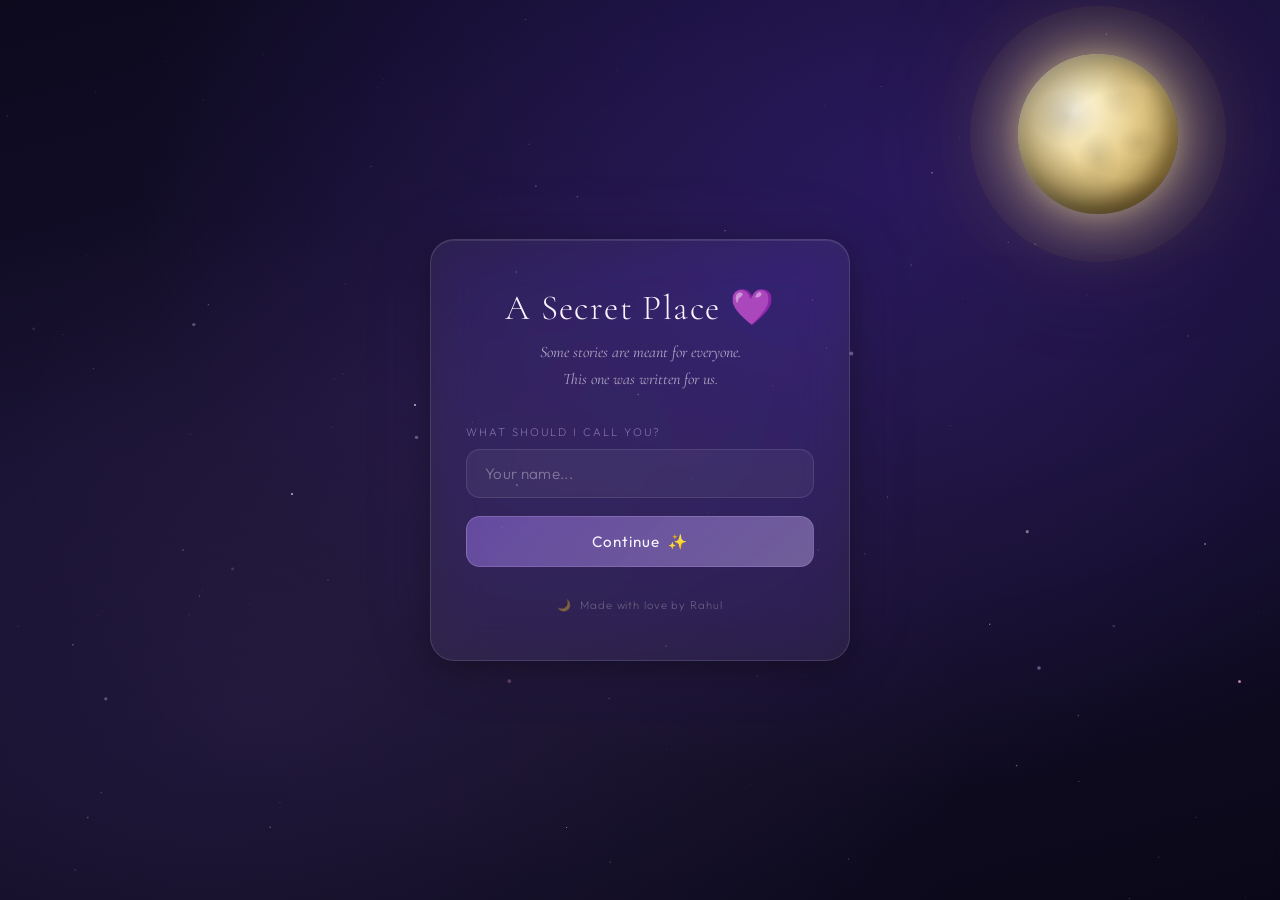
<file: index.html>
<!DOCTYPE html>
<html lang="en">
<head>
  <meta charset="UTF-8">
  <meta name="viewport" content="width=device-width, initial-scale=1.0, viewport-fit=cover">
  <meta name="theme-color" content="#0D0A1E">
  <title>A Secret Place 💜</title>
  <link rel="stylesheet" href="css/style.css">
  <link rel="icon" type="image/png" href="favicon.png">
  <style>
    /* Login specific */
    .login-card .form-group { margin-bottom: 1.1rem; }

    .step-2-anim {
      animation: stepFadeIn 0.6s cubic-bezier(0.4,0,0.2,1) forwards;
    }

    @keyframes stepFadeIn {
      from { opacity: 0; transform: translateY(12px); }
      to { opacity: 1; transform: translateY(0); }
    }

    .divider {
      display: flex;
      align-items: center;
      gap: 0.8rem;
      margin: 1.2rem 0;
    }
    .divider::before, .divider::after {
      content: '';
      flex: 1;
      height: 1px;
      background: rgba(255,255,255,0.07);
    }
    .divider span {
      font-weight: 200;
      font-size: 0.65rem;
      color: var(--text-muted);
      letter-spacing: 0.15em;
      text-transform: uppercase;
      white-space: nowrap;
    }

    .date-hint {
      font-weight: 200;
      font-size: 0.68rem;
      color: var(--text-muted);
      text-align: center;
      margin-top: 0.4rem;
      letter-spacing: 0.06em;
    }

    .login-footer {
      text-align: center;
      margin-top: 1.8rem;
      font-weight: 200;
      font-size: 0.7rem;
      color: var(--text-muted);
      letter-spacing: 0.08em;
      line-height: 1.8;
    }
  </style>
</head>
<body>

<!-- Loading -->
<div id="loadingScreen">
  <div class="loading-content">
    <span class="loading-moon">🌙</span>
    <p class="loading-text">entering a secret place...</p>
  </div>
</div>

<!-- Transition -->
<div id="transitionOverlay"></div>

<!-- Universe Background -->
<div class="universe-bg"></div>
<canvas id="starsCanvas"></canvas>
<div class="hearts-container"></div>
<div class="particles-container"></div>
<div class="clouds-container"></div>

<!-- Moon -->
<div class="moon">
  <div class="moon-halo"></div>
  <div class="moon-sphere"></div>
</div>

<!-- Login Page -->
<div class="page-wrapper">
  <div class="login-container">
    <div class="login-card glass-card">

      <!-- Logo -->
      <div class="logo-text">
        <div class="title">
          A Secret Place
          <span class="emoji-badge">💜</span>
        </div>
        <p class="subtitle">Some stories are meant for everyone.<br>This one was written for us.</p>
      </div>

      <!-- Step 1: Name -->
      <div id="step1" class="login-step">
        <div class="form-group">
          <label>What should I call you?</label>
          <input
            type="text"
            id="nameInput"
            class="input-field"
            placeholder="Your name..."
            autocomplete="off"
            autocorrect="off"
            spellcheck="false"
            maxlength="40"
          >
        </div>
        <button class="btn-primary" onclick="handleNameStep()">
          Continue &nbsp;<span style="font-family:'Apple Color Emoji','Segoe UI Emoji',sans-serif">✨</span>
        </button>
      </div>

      <!-- Step 2: Date -->
      <div id="step2" class="login-step hidden">
        <div class="hello-text" id="helloText"></div>

        <div class="divider"><span>enter a date that means something</span></div>

        <div class="form-group">
          <label>A special date</label>
          <input
            type="text"
            id="dateInput"
            class="input-field"
            placeholder="DD-MM-YYYY"
            maxlength="10"
            autocomplete="off"
            inputmode="numeric"
          >
          <p class="date-hint">Try a date that matters to us...</p>
        </div>

        <button class="btn-primary" onclick="handleDateStep()" id="unlockBtn">
          Unlock Our Story &nbsp;<span style="font-family:'Apple Color Emoji','Segoe UI Emoji',sans-serif">✨</span>
        </button>

        <div id="errorMsg" class="error-message">
          This place belongs to our memories <span style="font-family:'Apple Color Emoji','Segoe UI Emoji',sans-serif">💜</span>
          <br>
          <span style="font-size:0.78rem; opacity:0.8;">But you can still leave a birthday wish for Raksitha</span>
          <span style="font-family:'Apple Color Emoji','Segoe UI Emoji',sans-serif;font-size:0.78rem"> 🎂</span>
          <br>
          <button class="btn-ghost" style="margin-top:1rem;font-size:0.78rem;" onclick="goToWishes()">
            Send Birthday Wishes
            <span style="font-family:'Apple Color Emoji','Segoe UI Emoji',sans-serif"> ❤️</span>
          </button>
        </div>
      </div>

      <div class="login-footer">
        <span style="font-family:'Apple Color Emoji','Segoe UI Emoji',sans-serif">🌙</span>
        &nbsp;Made with love by Rahul
      </div>

    </div>
  </div>
</div>

<!-- Relationship counter -->
<div class="glass-card counter-bar">
  <span class="cb-heart">💜</span>
  <span><span class="cb-days">0</span> days together</span>
</div>

<script src="js/universe.js"></script>
<script>
  // ─── LOGIN LOGIC ─────────────────────────────────
  const VALID_DATES = ['07-09-2005', '04-07-2006', '12-10-2023'];

  let enteredName = '';

  function handleNameStep() {
    const name = document.getElementById('nameInput').value.trim();
    if (!name) {
      document.getElementById('nameInput').style.borderColor = 'rgba(232,160,191,0.5)';
      document.getElementById('nameInput').focus();
      return;
    }
    enteredName = name;

    // Transition to step 2
    const step1 = document.getElementById('step1');
    const step2 = document.getElementById('step2');

    step1.style.opacity = '0';
    step1.style.transform = 'translateY(-10px)';
    step1.style.transition = 'all 0.4s ease';

    setTimeout(() => {
      step1.classList.add('hidden');
      step2.classList.remove('hidden');

      const helloText = document.getElementById('helloText');
      helloText.innerHTML = `Hello, ${escapeHtml(enteredName)} <span style="font-family:'Apple Color Emoji','Segoe UI Emoji',sans-serif">✨</span>`;
      step2.classList.add('step-2-anim');

      setTimeout(() => {
        document.getElementById('dateInput').focus();
      }, 100);
    }, 350);
  }

  function handleDateStep() {
    const rawDate = document.getElementById('dateInput').value.trim();
    const formatted = normalizeDate(rawDate);
    const errorMsg = document.getElementById('errorMsg');
    const btn = document.getElementById('unlockBtn');

    if (!formatted) {
      document.getElementById('dateInput').style.borderColor = 'rgba(232,160,191,0.5)';
      errorMsg.style.display = 'none';
      return;
    }

    const nameLower = enteredName.toLowerCase().trim();
    const ALLOWED_NAMES = [
      'raghul s', 'rahul', 'rahul s', 'raksitha', 'raksitha v', 
      'raksi', 'raks', 'rakshi', 'rachitha', 'rachithaaa', 'raksithaaa'
    ];

    if (VALID_DATES.includes(formatted) && ALLOWED_NAMES.includes(nameLower)) {
      // SUCCESS — moon glows, transition
      btn.textContent = '✨ Welcome back...';
      btn.disabled = true;
      btn.style.opacity = '0.8';

      // Store the name for the story page
      sessionStorage.setItem('visitorName', enteredName);
      sessionStorage.setItem('enteredDate', formatted);

      // Brief glow effect before navigation
      setTimeout(() => navigateTo('story.html'), 1600);

    } else {
      // Show the "wrong date or unauthorized name" message
      errorMsg.classList.add('show');
      document.getElementById('dateInput').style.borderColor = 'rgba(232,160,191,0.4)';
      document.getElementById('dateInput').style.animation = 'none';
      void document.getElementById('dateInput').offsetWidth;
    }
  }

  function goToWishes() {
    sessionStorage.setItem('visitorName', enteredName);
    navigateTo('wish.html');
  }

  // Auto-format date input
  document.addEventListener('DOMContentLoaded', () => {
    const dateInput = document.getElementById('dateInput');
    const nameInput = document.getElementById('nameInput');

    const savedName = sessionStorage.getItem('visitorName');
    if (savedName && nameInput) {
      nameInput.value = savedName;
    }

    if (!dateInput) return;

    dateInput.addEventListener('input', e => {
      let v = e.target.value.replace(/\D/g, '');
      if (v.length >= 2) v = v.slice(0, 2) + '-' + v.slice(2);
      if (v.length >= 5) v = v.slice(0, 5) + '-' + v.slice(5, 9);
      e.target.value = v;
      e.target.style.borderColor = '';
    });

    dateInput.addEventListener('keydown', e => {
      if (e.key === 'Enter') handleDateStep();
    });

    if (nameInput) {
      nameInput.addEventListener('keydown', e => {
        if (e.key === 'Enter') handleNameStep();
      });
    }

    // Reset error on new input
    dateInput.addEventListener('focus', () => {
      document.getElementById('errorMsg').classList.remove('show');
    });
  });

  function normalizeDate(input) {
    const cleaned = input.replace(/\s/g, '');
    // Accept DD-MM-YYYY or DD/MM/YYYY
    const match = cleaned.match(/^(\d{1,2})[-\/\.](\d{1,2})[-\/\.](\d{4})$/);
    if (!match) return null;
    const d = match[1].padStart(2, '0');
    const m = match[2].padStart(2, '0');
    const y = match[3];
    return `${d}-${m}-${y}`;
  }

  function escapeHtml(str) {
    const div = document.createElement('div');
    div.appendChild(document.createTextNode(str));
    return div.innerHTML;
  }
</script>
</body>
</html>
</file>
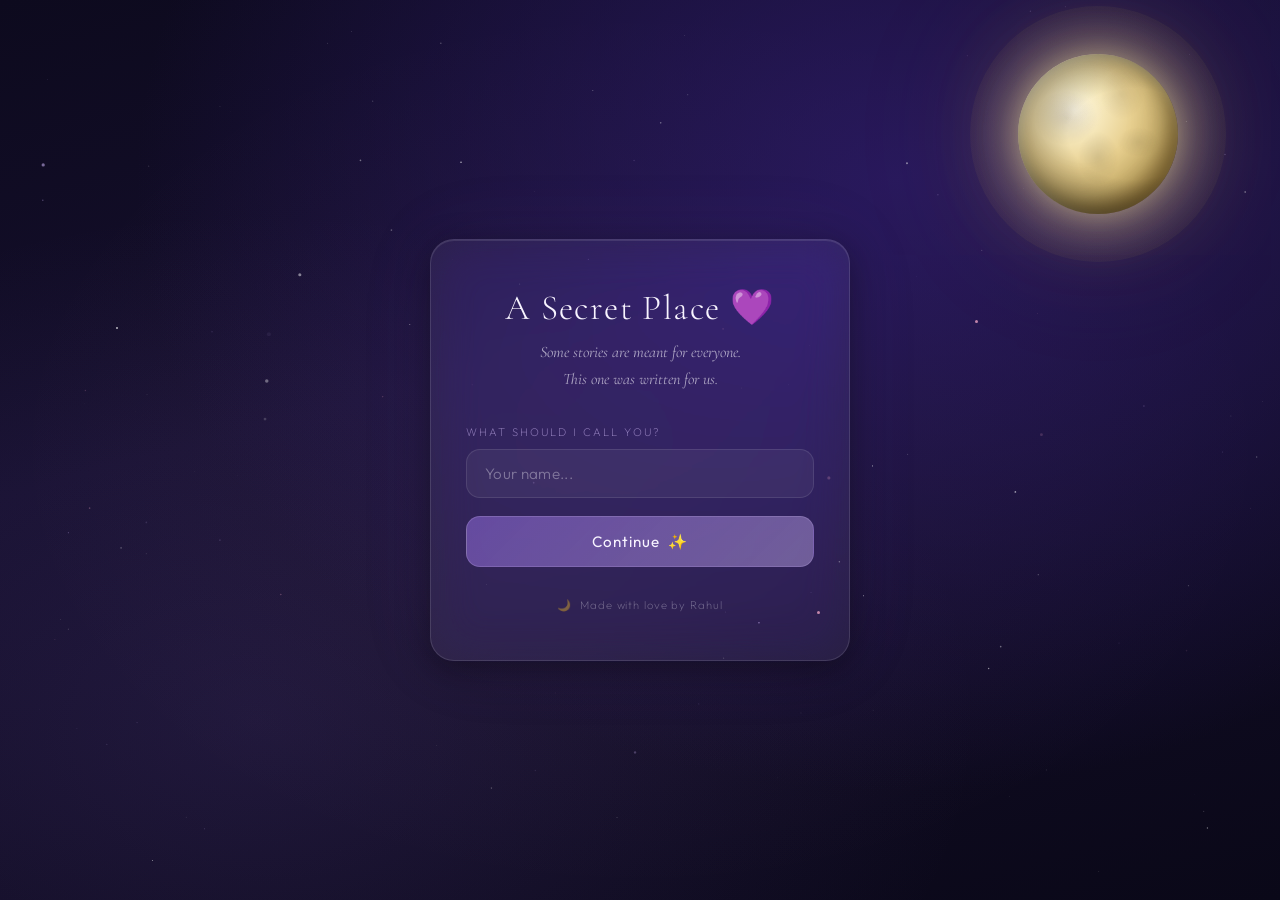
<file: story.html>
<!DOCTYPE html>
<html lang="en">
<head>
  <meta charset="UTF-8">
  <meta name="viewport" content="width=device-width, initial-scale=1.0, viewport-fit=cover">
  <meta name="theme-color" content="#0D0A1E">
  <title>Our Story 💜</title>
  <link rel="stylesheet" href="css/style.css">
  <link rel="icon" type="image/png" href="favicon.png">
  <script>
    (function() {
      const name = sessionStorage.getItem('visitorName');
      const date = sessionStorage.getItem('enteredDate');
      const VALID_DATES = ['07-09-2005', '04-07-2006', '12-10-2023'];
      const ALLOWED_NAMES = [
        'raghul s', 'rahul', 'rahul s', 'raksitha', 'raksitha v', 
        'raksi', 'raks', 'rakshi', 'rachitha', 'rachithaaa', 'raksithaaa'
      ];
      const nameLower = name ? name.toLowerCase().trim() : '';
      if (!name || !date || !VALID_DATES.includes(date) || !ALLOWED_NAMES.includes(nameLower)) {
        sessionStorage.removeItem('visitorName');
        sessionStorage.removeItem('enteredDate');
        window.location.replace('/');
      }
    })();
  </script>
  <style>
    /* ── inline extras for photo grid ── */
    .pinterest-grid{columns:2;column-gap:0.9rem;max-width:800px;margin:0 auto;padding:0 0.2rem}
    @media(min-width:860px){.pinterest-grid{columns:3}}
    @media(max-width:400px){.pinterest-grid{columns:2;column-gap:0.6rem}}

    /* ─ GALLERY CARD BASE ─ */
    .g-card{
      break-inside:avoid;
      margin-bottom:1rem;
      cursor:pointer;
      position:relative;
      overflow:hidden;
      transition:transform .32s cubic-bezier(.34,1.56,.64,1),box-shadow .28s;
      will-change:transform;
    }
    .g-card:hover{ transform:translateY(-5px) scale(1.025); }
    .g-card img{ width:100%;display:block;object-fit:cover;line-height:0; }

    /* STYLE A — film/polaroid look (white border + tilt + script caption) */
    .g-film{
      background:#fdf8f2;
      border:1px solid rgba(255,255,255,0.18);
      border-radius:3px;
      padding:.55rem .55rem 2.2rem;
      transform:rotate(var(--tilt,0deg));
      box-shadow:0 8px 30px rgba(0,0,0,0.55),0 2px 6px rgba(0,0,0,0.3);
      transition:transform .45s cubic-bezier(.34,1.56,.64,1),box-shadow .3s;
      backdrop-filter:blur(6px);-webkit-backdrop-filter:blur(6px);
    }
    .g-film:hover{ transform:rotate(0deg) scale(1.04) translateY(-5px); box-shadow:0 20px 55px rgba(0,0,0,0.6),0 0 55px rgba(179,157,219,0.2); }
    .g-film .g-img-wrap{ width:100%;overflow:hidden;border-radius:1px;line-height:0; }
    .g-film .g-img-wrap img{ aspect-ratio:1/1; }
    .g-film .g-caption{ font-family:'Dancing Script',cursive;font-size:.78rem;color:rgba(30,20,50,.75);text-align:center;padding-top:.5rem;line-height:1.3; }
    .g-film .g-date{ font-weight:400;font-size:.55rem;letter-spacing:.1em;color:rgba(30,20,50,.4);text-align:center;margin-top:.1rem; }

    /* STYLE B — canva rounded card (dark glass + tall portrait) */
    .g-canva{
      background:rgba(20,14,40,0.6);
      border:1px solid rgba(179,157,219,0.14);
      border-radius:16px;
      overflow:hidden;
      box-shadow:0 6px 24px rgba(0,0,0,0.45);
    }
    .g-canva:hover{ box-shadow:0 18px 52px rgba(0,0,0,0.55),0 0 50px rgba(179,157,219,0.14); }
    .g-canva .g-img-wrap img{ aspect-ratio:3/4; }
    .g-canva .g-body{ padding:.7rem .9rem .95rem;background:rgba(13,10,30,0.55); }
    .g-canva .g-tag{ font-weight:200;font-size:.58rem;letter-spacing:.18em;text-transform:uppercase;color:#B39DDB;opacity:.6;margin-bottom:.18rem; }
    .g-canva .g-title{ font-family:'Cormorant Garamond',serif;font-style:italic;font-size:.88rem;color:rgba(248,244,255,.85);line-height:1.4; }

    /* STYLE C — square mosaic tile */
    .g-tile{
      border-radius:14px;
      overflow:hidden;
      box-shadow:0 6px 22px rgba(0,0,0,0.42);
    }
    .g-tile:hover{ box-shadow:0 14px 44px rgba(0,0,0,0.52); }
    .g-tile img{ aspect-ratio:1/1; }

    /* STYLE D — wide cinematic landscape */
    .g-wide{
      background:rgba(13,10,30,0.5);
      border:1px solid rgba(255,255,255,0.08);
      border-radius:14px;
      overflow:hidden;
      box-shadow:0 6px 22px rgba(0,0,0,0.42);
    }
    .g-wide:hover{ box-shadow:0 14px 44px rgba(0,0,0,0.52),0 0 40px rgba(179,157,219,0.1); }
    .g-wide img{ aspect-ratio:16/9; }
    .g-wide .g-body{ padding:.65rem .85rem .8rem; }
    .g-wide .g-title{ font-family:'Cormorant Garamond',serif;font-style:italic;font-size:.84rem;color:rgba(248,244,255,.72);line-height:1.35; }

    /* ── SPOTIFY CARD ── */
    .sp-card{
      max-width:600px;margin:0 auto;
      padding:1.8rem;
      border-radius:24px;
      display:grid;grid-template-columns:180px 1fr;gap:1.8rem;align-items:start;
    }
    @media(max-width:560px){
      .sp-card{grid-template-columns:1fr;gap:1.2rem;padding:1.5rem;text-align:center}
      .sp-owners{justify-content:center}
      .sp-meta{justify-content:center}
      .sp-btn{width:100%}
    }
    .sp-cover-wrap{
      position:relative;border-radius:14px;overflow:hidden;flex-shrink:0;
      box-shadow:0 12px 40px rgba(0,0,0,0.55),0 0 70px rgba(124,92,191,0.22);
      aspect-ratio:1/1;width:100%;
    }
    .sp-cover-wrap svg,.sp-cover-wrap img{
      width:100%;height:100%;display:block;object-fit:cover;
      transition:transform .5s cubic-bezier(.34,1.56,.64,1);
    }
    .sp-card:hover .sp-cover-wrap svg,
    .sp-card:hover .sp-cover-wrap img{transform:scale(1.04)}
    .sp-spotify-badge{
      position:absolute;top:.6rem;left:.6rem;
      width:26px;height:26px;border-radius:50%;
      background:#1DB954;display:flex;align-items:center;justify-content:center;
      box-shadow:0 2px 8px rgba(0,0,0,0.45);z-index:2;
    }
    .sp-spotify-badge svg{width:15px;height:15px;fill:#fff}
    .sp-cover-caption{
      position:absolute;bottom:0;left:0;right:0;
      padding:.5rem .7rem;
      background:linear-gradient(to top,rgba(13,10,30,.88),transparent);
      font-family:'Dancing Script',cursive;font-size:.72rem;
      color:rgba(248,244,255,.72);text-align:center;z-index:2;
    }
    .sp-info{display:flex;flex-direction:column;gap:.65rem;min-width:0}
    .sp-label{font-weight:200;font-size:.58rem;letter-spacing:.22em;text-transform:uppercase;color:#B39DDB;opacity:.7}
    .sp-title{
      font-family:'Cormorant Garamond',serif;font-weight:300;
      font-size:clamp(1.2rem,3vw,1.65rem);line-height:1.15;color:#F8F4FF;
    }
    .sp-desc{font-weight:200;font-size:.78rem;line-height:1.85;color:rgba(240,236,248,.5);font-style:italic}
    .sp-owners{display:flex;align-items:center;gap:.55rem;flex-wrap:wrap}
    .sp-avatar{
      width:24px;height:24px;border-radius:50%;
      border:1.5px solid rgba(179,157,219,.35);
      background:linear-gradient(135deg,rgba(124,92,191,.5),rgba(232,160,191,.3));
      display:flex;align-items:center;justify-content:center;
      font-size:.65rem;font-weight:500;color:rgba(248,244,255,.85);
      flex-shrink:0;
    }
    .sp-owner-names{font-weight:300;font-size:.75rem;color:rgba(240,236,248,.58)}
    .sp-divider{height:1px;background:rgba(255,255,255,.07);margin:.1rem 0}
    .sp-meta{display:flex;align-items:center;gap:.9rem;flex-wrap:wrap}
    .sp-meta-item{display:flex;align-items:center;gap:.35rem}
    .sp-meta-icon{
      width:26px;height:26px;border-radius:50%;
      background:rgba(124,92,191,.18);border:1px solid rgba(179,157,219,.18);
      display:flex;align-items:center;justify-content:center;
      font-size:.7rem;font-family:"Apple Color Emoji","Segoe UI Emoji",sans-serif;
      flex-shrink:0;
    }
    .sp-meta-text{font-weight:200;font-size:.68rem;color:rgba(240,236,248,.48)}
    .sp-btn{
      display:inline-flex;align-items:center;justify-content:center;gap:.55rem;
      padding:.8rem 1.6rem;
      background:linear-gradient(135deg,#1DB954 0%,#17a349 100%);
      border:none;border-radius:50px;cursor:pointer;
      color:#fff;font-family:'Outfit',sans-serif;font-weight:500;
      font-size:.82rem;letter-spacing:.04em;
      text-decoration:none;
      box-shadow:0 6px 24px rgba(29,185,84,.38),0 0 40px rgba(29,185,84,.12);
      transition:transform .3s cubic-bezier(.34,1.56,.64,1),box-shadow .3s,filter .3s;
      margin-top:.2rem;
    }
    .sp-btn:hover{transform:translateY(-4px) scale(1.02);box-shadow:0 12px 36px rgba(29,185,84,.48),0 0 60px rgba(29,185,84,.18);filter:brightness(1.07)}
    .sp-btn:active{transform:translateY(-1px) scale(.99)}
    .sp-btn svg{width:16px;height:16px;fill:#fff;flex-shrink:0}
    .sp-btn-arrow{opacity:.75;font-size:.9rem}

    /* ── UNIFORM GALLERY GRID ── */
    .gallery-grid{
      display:grid;
      grid-template-columns:repeat(3,1fr);
      gap:.85rem;
      max-width:720px;
      margin:0 auto;
    }
    @media(max-width:500px){.gallery-grid{grid-template-columns:repeat(2,1fr);gap:.6rem}}
    .gal-item{
      border-radius:14px;overflow:hidden;cursor:pointer;
      position:relative;aspect-ratio:1/1;
      box-shadow:0 6px 20px rgba(0,0,0,0.42);
      transition:transform .35s cubic-bezier(.34,1.56,.64,1),box-shadow .3s;
      background:rgba(20,14,40,0.6);
    }
    .gal-item:hover{transform:translateY(-5px) scale(1.03);box-shadow:0 16px 44px rgba(0,0,0,0.52),0 0 44px rgba(179,157,219,0.14)}
    .gal-item img{
      width:100%;height:100%;display:block;object-fit:cover;
      transition:transform .5s cubic-bezier(.34,1.56,.64,1);
      position:absolute;inset:0;
    }
    .gal-item:hover img{transform:scale(1.06)}
    .gal-overlay{
      position:absolute;inset:0;
      background:linear-gradient(to top,rgba(13,10,30,.8) 0%,transparent 55%);
      opacity:0;transition:opacity .28s;
      display:flex;align-items:flex-end;padding:.65rem .75rem;z-index:1;
    }
    .gal-item:hover .gal-overlay{opacity:1}
    .gal-caption{font-family:'Dancing Script',cursive;font-size:.76rem;color:rgba(248,244,255,.88);line-height:1.3}

    /* ── BOTTOM CLOUD MIST ── */
    .content-cloud-mist{
      position:relative;z-index:10;
      height:130px;pointer-events:none;
      /* removed negative margins — they caused the white-gap page break */
      margin-top:0;margin-bottom:0;
      overflow:hidden;
    }
    .mist-cloud{
      position:absolute;bottom:-10px;
      border-radius:50%;
      background:rgba(124,92,191,.055);
      filter:blur(32px);
      animation:mistDrift linear infinite;
    }
    @keyframes mistDrift{
      0%{transform:translateX(-200px);opacity:0}
      12%{opacity:1}88%{opacity:.45}
      100%{transform:translateX(110vw);opacity:0}
    }

    /* ── FIX page-break white flash on final section ── */
    #finalSection{
      position:relative;
      z-index:10;
      background:transparent;
    }
    #contentPage{
      position:relative;
      z-index:10;
      background:transparent;
    }

    /* lightbox */
    .lightbox{position:fixed;inset:0;z-index:700;background:rgba(4,2,12,.97);
      backdrop-filter:blur(22px);-webkit-backdrop-filter:blur(22px);
      display:flex;flex-direction:column;align-items:center;justify-content:center;
      padding:2rem;opacity:0;pointer-events:none;transition:opacity .35s}
    .lightbox.open{opacity:1;pointer-events:all}
    .lightbox-close{position:absolute;top:1.2rem;right:1.2rem;
      background:rgba(255,255,255,0.08);border:none;color:#F8F4FF;
      font-size:1.1rem;width:38px;height:38px;border-radius:50%;cursor:pointer;
      -webkit-appearance:none;transition:background .2s;display:flex;align-items:center;justify-content:center}
    .lightbox-close:hover{background:rgba(255,255,255,0.18)}
    .lightbox img{max-width:90vw;max-height:78vh;object-fit:contain;
      border-radius:6px;box-shadow:0 20px 80px rgba(0,0,0,0.85)}
    .lightbox-caption{font-family:'Dancing Script',cursive;font-size:1rem;
      color:#B39DDB;margin-top:1rem;opacity:.72}
  </style>
</head>
<body>

<div id="loadingScreen">
  <div class="loading-content">
    <span class="loading-moon">💜</span>
    <p class="loading-text">stepping into our universe...</p>
  </div>
</div>
<div id="transitionOverlay"></div>

<div id="welcomeOverlay">
  <div>
    <div class="welcome-line1">Welcome back,</div>
    <div class="welcome-line2" id="welcomeName">my favorite person <span style="font-family:'Apple Color Emoji','Segoe UI Emoji',sans-serif">💜</span></div>
  </div>
</div>

<div class="universe-bg"></div>
<canvas id="starsCanvas"></canvas>
<div class="hearts-container"></div>
<div class="particles-container"></div>
<div class="clouds-container"></div>
<div class="moon"><div class="moon-halo"></div><div class="moon-sphere"></div></div>

<nav class="story-nav glass-card" id="storyNav">
  <a href="#letterSection">Letter</a>
  <a href="#timelineSection">Timeline</a>
  <a href="#memoriesSection">Memories</a>
  <a href="#playlistSection">Playlist</a>
  <a href="#openWhenSection">Open When</a>
  <a href="#wishesSection">Wishes</a>
</nav>

<!-- ══════════════ LANDING ══════════════ -->
<div id="landingPage">

  <section id="landingScreen" class="story-section">
    <div>
      <div class="landing-name-greeting">
        <span style="font-family:'Apple Color Emoji','Segoe UI Emoji',sans-serif">🌙</span>&nbsp;a message for you&nbsp;<span style="font-family:'Apple Color Emoji','Segoe UI Emoji',sans-serif">✨</span>
      </div>
      <div class="landing-main">
        <div class="landing-happiest">Happiest</div>
        <div class="landing-bday">B'Day</div>
        <div class="landing-mine">Mine!</div>
        <div class="landing-emojis"><span style="font-family:'Apple Color Emoji','Segoe UI Emoji',sans-serif">💜 🧿</span></div>
      </div>
    </div>
    <div class="landing-scroll-hint"><span class="hint-text">scroll</span><div class="hint-line"></div></div>
  </section>

  <section class="story-section">
    <div class="story-block reveal">
      <p class="story-line-sm">I used to wonder why the sky was so beautiful</p>
      <h2 class="story-line-lg">Every star in the sky<br>led me to you</h2>
      <span class="story-emoji"><span style="font-family:'Apple Color Emoji','Segoe UI Emoji',sans-serif">✨</span></span>
    </div>
  </section>

  <section class="story-section">
    <div class="story-block reveal">
      <p class="story-line-sm">Some people leave a mark</p>
      <h2 class="story-line-lg">Some people become memories.</h2>
      <p class="story-line-italic">You became home.</p>
      <span class="story-emoji"><span style="font-family:'Apple Color Emoji','Segoe UI Emoji',sans-serif">💜</span></span>
    </div>
  </section>

  <section class="story-section">
    <div class="story-block reveal">
      <p class="story-line-sm">Something changed the moment I found you</p>
      <h2 class="story-line-lg">And suddenly...</h2>
      <p class="story-line-italic">ordinary days became my favorite memories.</p>
      <span class="story-emoji"><span style="font-family:'Apple Color Emoji','Segoe UI Emoji',sans-serif">🌸</span></span>
    </div>
  </section>

  <section id="beginSection" class="reveal">
    <span class="begin-label"><span style="font-family:'Apple Color Emoji','Segoe UI Emoji',sans-serif">💜</span>&nbsp;our story begins here</span>
    <button class="begin-btn" onclick="beginJourney()">Begin Our Journey <span class="btn-emoji">✨</span></button>
  </section>
</div>

<!-- ══════════════ CONTENT ══════════════ -->
<div id="contentPage" style="display:none;">

  <!-- LETTER -->
  <section id="letterSection" class="content-pad">
    <div class="section-head reveal">
      <div class="sh-label"><span style="font-family:'Apple Color Emoji','Segoe UI Emoji',sans-serif">💌</span>&nbsp;a letter for you</div>
      <h2 class="font-display">To Raksitha,<br>with love</h2>
    </div>
    <div class="letter-wrap glass-card reveal">
      <div class="letter-salutation">My dearest Raksitha,</div>
      <div class="letter-body">
        <p>I've been trying to find words big enough to hold everything I feel when I think of you. I don't think they exist — not in any language, not in any song, not in any universe.</p>
        <p>On the day I first spoke to you, I had no idea what was beginning. I had no idea that the ordinary moments I'd lived my whole life were quietly making space for something extraordinary. You.</p>
        <p>You are the kind of person who makes the world softer just by being in it. You make ordinary Tuesday evenings feel sacred. You make everything — everything — better.</p>
        <p>I think about the day you first laughed with me, really laughed, and I remember thinking: <em>this is it. this is the sound I want to keep.</em></p>
        <p>So here we are. Another year around the sun for you, and I'm just so impossibly grateful that I get to be the person who knows you. Who got to watch you grow, shine, and become more yourself with every passing day.</p>
        <p>Today is yours. Every star in the sky belongs to you. Happy Birthday, Raksitha. You are my favorite chapter.</p>
      </div>
      <div class="letter-sign">Always yours, Rahul <span style="font-family:'Apple Color Emoji','Segoe UI Emoji',sans-serif">💜</span></div>
    </div>
  </section>

  <div class="section-divider"></div>

  <!-- COUNTER -->
  <section class="content-pad" style="text-align:center;">
    <div class="section-head reveal"><div class="sh-label"><span style="font-family:'Apple Color Emoji','Segoe UI Emoji',sans-serif">❤️</span>&nbsp;us, in numbers</div></div>
    <div class="counter-section reveal">
      <div class="days-number" id="daysCount">0</div>
      <div class="days-label">days of being connected</div>
      <div class="days-start">since 12 October 2023 <span style="font-family:'Apple Color Emoji','Segoe UI Emoji',sans-serif">💜</span></div>
    </div>
  </section>

  <div class="section-divider"></div>

  <!-- TIMELINE -->
  <section id="timelineSection" class="content-pad">
    <div class="section-head reveal">
      <div class="sh-label"><span style="font-family:'Apple Color Emoji','Segoe UI Emoji',sans-serif">⏳</span>&nbsp;our journey</div>
      <h2 class="font-display">How We Got Here</h2>
    </div>
    <div class="timeline-wrap">
      <div class="tl-item reveal"><div class="tl-dot"><span style="font-family:'Apple Color Emoji','Segoe UI Emoji',sans-serif">❤️</span></div><div class="tl-content"><div class="tl-date">12 October 2023</div><h3>The Beginning</h3><p>The day everything changed. The day we became us. I didn't know it then, but this was the best decision of my life.</p></div></div>
      <div class="tl-item reveal"><div class="tl-dot"><span style="font-family:'Apple Color Emoji','Segoe UI Emoji',sans-serif">✨</span></div><div class="tl-content"><div class="tl-date">First Conversation</div><h3>Hello, You</h3><p>The moment I realized — there's something different about this one. This one is special.</p></div></div>
      <div class="tl-item reveal"><div class="tl-dot"><span style="font-family:'Apple Color Emoji','Segoe UI Emoji',sans-serif">📸</span></div><div class="tl-content"><div class="tl-date">First Memories Together</div><h3>Us, Captured</h3><p>The first photos. The first laughs loud enough to be remembered. The first moments I knew I wanted to keep you.</p></div></div>
      <div class="tl-item reveal"><div class="tl-dot"><span style="font-family:'Apple Color Emoji','Segoe UI Emoji',sans-serif">🌙</span></div><div class="tl-content"><div class="tl-date">Every Day Since</div><h3>Still Growing</h3><p>Every morning, every late night, every silly argument, every quiet moment — all of it has been the most beautiful story I've ever lived.</p></div></div>
      <div class="tl-item reveal"><div class="tl-dot"><span style="font-family:'Apple Color Emoji','Segoe UI Emoji',sans-serif">🎂</span></div><div class="tl-content"><div class="tl-date">4 July 2026</div><h3>Today — Your Birthday</h3><p>Another year of you. Another year of us. And somehow, I love you more today than I did yesterday.</p></div></div>
    </div>
  </section>

  <div class="section-divider"></div>

  <!-- MEMORIES POLAROID SCROLL -->
  <section id="memoriesSection" class="content-pad" style="text-align:center;">
    <div class="section-head reveal">
      <div class="sh-label"><span style="font-family:'Apple Color Emoji','Segoe UI Emoji',sans-serif">📸</span>&nbsp;our memories</div>
      <h2 class="font-display">Moments I Keep</h2>
    </div>
    <div class="memory-stage reveal">
      <div class="polaroid-wrap">
        <div class="polaroid" id="currentPolaroid" style="--tilt:-2deg">
          <div class="polaroid-photo" id="polaroidPhoto"><span style="font-family:'Apple Color Emoji','Segoe UI Emoji',sans-serif">💜</span></div>
          <div class="polaroid-caption" id="polaroidCaption">Loading...</div>
          <div class="polaroid-date" id="polaroidDate"></div>
        </div>
      </div>
      <div class="mem-nav">
        <button class="mem-btn" onclick="prevMemory()">← Prev</button>
        <span class="mem-counter" id="memCounter">1 / 5</span>
        <button class="mem-btn" onclick="nextMemory()">Next →</button>
      </div>
    </div>
  </section>

  <div class="section-divider"></div>

  <!-- SPOTIFY PLAYLIST -->
  <section id="playlistSection" class="content-pad">
    <div class="section-head reveal">
      <div class="sh-label"><span style="font-family:'Apple Color Emoji','Segoe UI Emoji',sans-serif">🎵</span>&nbsp;songs that remind me of you</div>
      <h2 class="font-display">Our Playlist</h2>
    </div>

    <div class="sp-card glass-card reveal">

      <!-- Cover — AI generated purple universe artwork -->
      <div class="sp-cover-wrap">
        <svg viewBox="0 0 400 400" xmlns="http://www.w3.org/2000/svg" aria-label="Our Playlist Cover">
          <defs>
            <radialGradient id="bg1" cx="50%" cy="40%" r="70%">
              <stop offset="0%" stop-color="#2D1B69"/>
              <stop offset="55%" stop-color="#1A1535"/>
              <stop offset="100%" stop-color="#0A0818"/>
            </radialGradient>
            <radialGradient id="moon1" cx="50%" cy="50%" r="50%">
              <stop offset="0%" stop-color="#FFF8E7"/>
              <stop offset="35%" stop-color="#F5E6B8"/>
              <stop offset="70%" stop-color="#D4B870"/>
              <stop offset="100%" stop-color="#8B6A20"/>
            </radialGradient>
            <radialGradient id="glow1" cx="50%" cy="50%" r="50%">
              <stop offset="0%" stop-color="#FFE08A" stop-opacity="0.35"/>
              <stop offset="100%" stop-color="#FFE08A" stop-opacity="0"/>
            </radialGradient>
            <radialGradient id="pinkGlow" cx="30%" cy="75%" r="50%">
              <stop offset="0%" stop-color="#E8A0BF" stop-opacity="0.22"/>
              <stop offset="100%" stop-color="#E8A0BF" stop-opacity="0"/>
            </radialGradient>
            <radialGradient id="purpGlow" cx="75%" cy="60%" r="45%">
              <stop offset="0%" stop-color="#7C5CBF" stop-opacity="0.28"/>
              <stop offset="100%" stop-color="#7C5CBF" stop-opacity="0"/>
            </radialGradient>
            <filter id="blur1"><feGaussianBlur stdDeviation="2.5"/></filter>
            <filter id="blur2"><feGaussianBlur stdDeviation="8"/></filter>
            <filter id="blur3"><feGaussianBlur stdDeviation="18"/></filter>
          </defs>

          <!-- Background -->
          <rect width="400" height="400" fill="url(#bg1)"/>
          <rect width="400" height="400" fill="url(#pinkGlow)"/>
          <rect width="400" height="400" fill="url(#purpGlow)"/>

          <!-- Stars layer 1 — tiny -->
          <g fill="white" opacity="0.55">
            <circle cx="42" cy="28" r="0.9"/><circle cx="88" cy="55" r="0.7"/>
            <circle cx="150" cy="18" r="1.1"/><circle cx="210" cy="42" r="0.8"/>
            <circle cx="275" cy="22" r="0.9"/><circle cx="330" cy="38" r="0.7"/>
            <circle cx="380" cy="15" r="1"/><circle cx="18" cy="80" r="0.8"/>
            <circle cx="120" cy="75" r="0.9"/><circle cx="240" cy="68" r="0.7"/>
            <circle cx="360" cy="72" r="1"/><circle cx="58" cy="115" r="0.8"/>
            <circle cx="185" cy="105" r="0.9"/><circle cx="310" cy="95" r="0.7"/>
            <circle cx="22" cy="150" r="0.9"/><circle cx="390" cy="135" r="0.8"/>
          </g>
          <!-- Stars layer 2 — medium with slight pink tint -->
          <g fill="#E8D0F8" opacity="0.7">
            <circle cx="68" cy="45" r="1.3"/><circle cx="175" cy="30" r="1.4"/>
            <circle cx="295" cy="50" r="1.2"/><circle cx="355" cy="25" r="1.5"/>
            <circle cx="30" cy="100" r="1.3"/><circle cx="220" cy="88" r="1.4"/>
          </g>
          <!-- Stars layer 3 — large glowing -->
          <circle cx="130" cy="40" r="2.2" fill="white" opacity="0.9" filter="url(#blur1)"/>
          <circle cx="130" cy="40" r="5" fill="white" opacity="0.18" filter="url(#blur2)"/>
          <circle cx="320" cy="62" r="2" fill="#E8D0F8" opacity="0.9" filter="url(#blur1)"/>
          <circle cx="320" cy="62" r="6" fill="#E8D0F8" opacity="0.15" filter="url(#blur2)"/>
          <circle cx="52" cy="170" r="1.8" fill="white" opacity="0.8" filter="url(#blur1)"/>
          <circle cx="390" cy="185" r="1.6" fill="#F7D6E0" opacity="0.8" filter="url(#blur1)"/>

          <!-- Moon glow halo -->
          <circle cx="300" cy="95" r="55" fill="url(#glow1)" filter="url(#blur3)"/>

          <!-- Moon sphere -->
          <circle cx="300" cy="95" r="42" fill="url(#moon1)"/>
          <!-- Moon craters -->
          <ellipse cx="285" cy="82" rx="7" ry="5" fill="rgba(0,0,0,0.1)"/>
          <ellipse cx="310" cy="105" rx="5" ry="4" fill="rgba(0,0,0,0.08)"/>
          <ellipse cx="295" cy="112" rx="4" ry="3" fill="rgba(0,0,0,0.07)"/>
          <!-- Moon highlight -->
          <ellipse cx="290" cy="82" rx="12" ry="9" fill="rgba(255,255,240,0.2)"/>
          <!-- Moon shadow (terminator) -->
          <path d="M 300 53 Q 342 95 300 137 Q 278 115 278 95 Q 278 75 300 53Z" fill="rgba(0,0,0,0.22)"/>

          <!-- Soft clouds -->
          <ellipse cx="80" cy="185" rx="80" ry="28" fill="rgba(179,157,219,0.06)" filter="url(#blur3)"/>
          <ellipse cx="250" cy="210" rx="110" ry="32" fill="rgba(124,92,191,0.07)" filter="url(#blur3)"/>
          <ellipse cx="360" cy="190" rx="70" ry="22" fill="rgba(179,157,219,0.05)" filter="url(#blur3)"/>

          <!-- Floating hearts -->
          <g opacity="0.35">
            <path d="M 85 250 C 85 246 79 242 79 248 C 73 242 67 246 67 250 C 67 256 76 263 79 266 C 82 263 91 256 85 250Z" fill="#E8A0BF"/>
            <path d="M 340 160 C 340 157 336 154 336 158 C 332 154 328 157 328 160 C 328 164 334 169 336 171 C 338 169 344 164 340 160Z" fill="#B39DDB" opacity="0.6"/>
            <path d="M 160 290 C 160 287 156 284 156 288 C 152 284 148 287 148 290 C 148 294 154 299 156 301 C 158 299 164 294 160 290Z" fill="#C9A9E8"/>
          </g>

          <!-- Musical notes floating -->
          <g fill="rgba(179,157,219,0.45)" font-family="serif" font-size="18">
            <text x="50" y="300" transform="rotate(-15 50 300)">♪</text>
            <text x="330" y="280" transform="rotate(12 330 280)" font-size="14">♫</text>
            <text x="190" y="340" transform="rotate(-8 190 340)" font-size="16">♩</text>
            <text x="260" y="175" transform="rotate(20 260 175)" font-size="12">♪</text>
          </g>

          <!-- Particles / sparkles -->
          <g fill="white">
            <polygon points="105,230 107,236 113,236 108,240 110,246 105,242 100,246 102,240 97,236 103,236" opacity="0.5" transform="scale(0.55) translate(85,170)"/>
            <polygon points="105,230 107,236 113,236 108,240 110,246 105,242 100,246 102,240 97,236 103,236" opacity="0.45" transform="scale(0.4) translate(600,440)"/>
            <polygon points="105,230 107,236 113,236 108,240 110,246 105,242 100,246 102,240 97,236 103,236" opacity="0.4" transform="scale(0.35) translate(200,720)"/>
          </g>

          <!-- Bottom lavender mist gradient -->
          <rect x="0" y="300" width="400" height="100" fill="url(#pinkGlow)" opacity="0.6"/>
          <rect x="0" y="340" width="400" height="60"
            fill="rgba(45,27,105,0.35)"/>

          <!-- Central glow orb (subtle) -->
          <circle cx="200" cy="320" r="90" fill="rgba(124,92,191,0.07)" filter="url(#blur3)"/>

          <!-- Text overlay -->
          <text x="200" y="358" text-anchor="middle"
            font-family="Georgia,serif" font-style="italic"
            font-size="13" fill="rgba(248,244,255,0.6)" letter-spacing="1">
            our songs · our story
          </text>
        </svg>
        <div class="sp-spotify-badge" aria-label="Spotify">
          <svg viewBox="0 0 24 24" xmlns="http://www.w3.org/2000/svg"><path d="M12 0C5.4 0 0 5.4 0 12s5.4 12 12 12 12-5.4 12-12S18.66 0 12 0zm5.521 17.34c-.24.359-.66.48-1.021.24-2.82-1.74-6.36-2.101-10.561-1.141-.418.122-.779-.179-.899-.539-.12-.421.18-.78.54-.9 4.56-1.021 8.52-.6 11.64 1.32.42.18.479.659.301 1.02zm1.44-3.3c-.301.42-.841.6-1.262.3-3.239-1.98-8.159-2.58-11.939-1.38-.479.12-1.02-.12-1.14-.6-.12-.48.12-1.021.6-1.141C9.6 9.9 15 10.561 18.72 12.84c.361.181.54.78.241 1.2zm.12-3.36C15.24 8.4 8.82 8.16 5.16 9.301c-.6.179-1.2-.181-1.38-.721-.18-.601.18-1.2.72-1.381 4.26-1.26 11.28-1.02 15.721 1.621.539.3.719 1.02.419 1.56-.299.421-1.02.599-1.559.3z"/></svg>
        </div>
        <div class="sp-cover-caption">Our songs. Our story.</div>
      </div>

      <!-- Info -->
      <div class="sp-info">
        <div class="sp-label">Spotify Playlist</div>

        <div class="sp-title">The Soundtrack of Us <span style="font-family:'Apple Color Emoji','Segoe UI Emoji',sans-serif">💜</span></div>

        <div class="sp-desc">
          Every lyric,<br>every melody,<br>every late-night replay...<br><br>
          Somehow,<br>they all remind me of us.
        </div>

        <div class="sp-owners">
          <div class="sp-avatar" aria-label="Rahul">R</div>
          <div class="sp-avatar" aria-label="Raksitha">Ra</div>
          <div class="sp-owner-names">Rahul &amp; Raksitha <span style="font-family:'Apple Color Emoji','Segoe UI Emoji',sans-serif">✨</span></div>
        </div>

        <div class="sp-divider"></div>

        <div class="sp-meta">
          <div class="sp-meta-item">
            <div class="sp-meta-icon"><span style="font-family:'Apple Color Emoji','Segoe UI Emoji',sans-serif">🎵</span></div>
            <div class="sp-meta-text">82 songs</div>
          </div>
          <div class="sp-meta-item">
            <div class="sp-meta-icon"><span style="font-family:'Apple Color Emoji','Segoe UI Emoji',sans-serif">⏱️</span></div>
            <div class="sp-meta-text">5h 32m</div>
          </div>
          <div class="sp-meta-item">
            <div class="sp-meta-icon"><span style="font-family:'Apple Color Emoji','Segoe UI Emoji',sans-serif">🌙</span></div>
            <div class="sp-meta-text">Apr 2025</div>
          </div>
        </div>

        <a class="sp-btn"
           href="https://open.spotify.com/playlist/37gcXV48AeC9rzEqXJ3MHP?si=IldXKgCqRQGFXrr1Mlq8HQ"
           target="_blank" rel="noopener" aria-label="Open playlist on Spotify">
          <svg viewBox="0 0 24 24" xmlns="http://www.w3.org/2000/svg"><path d="M12 0C5.4 0 0 5.4 0 12s5.4 12 12 12 12-5.4 12-12S18.66 0 12 0zm5.521 17.34c-.24.359-.66.48-1.021.24-2.82-1.74-6.36-2.101-10.561-1.141-.418.122-.779-.179-.899-.539-.12-.421.18-.78.54-.9 4.56-1.021 8.52-.6 11.64 1.32.42.18.479.659.301 1.02zm1.44-3.3c-.301.42-.841.6-1.262.3-3.239-1.98-8.159-2.58-11.939-1.38-.479.12-1.02-.12-1.14-.6-.12-.48.12-1.021.6-1.141C9.6 9.9 15 10.561 18.72 12.84c.361.181.54.78.241 1.2zm.12-3.36C15.24 8.4 8.82 8.16 5.16 9.301c-.6.179-1.2-.181-1.38-.721-.18-.601.18-1.2.72-1.381 4.26-1.26 11.28-1.02 15.721 1.621.539.3.719 1.02.419 1.56-.299.421-1.02.599-1.559.3z"/></svg>
          Play on Spotify
          <span class="sp-btn-arrow">→</span>
        </a>
      </div>

    </div>
  </section>

  <div class="section-divider"></div>

  <!-- OPEN WHEN -->
  <section id="openWhenSection" class="content-pad">
    <div class="section-head reveal">
      <div class="sh-label"><span style="font-family:'Apple Color Emoji','Segoe UI Emoji',sans-serif">🌸</span>&nbsp;sealed with love</div>
      <h2 class="font-display">Open When...</h2>
    </div>
    <div class="ow-grid">
      <div class="ow-card glass-card reveal" onclick="openWhen(0)"><span class="ow-icon">😊</span><div class="ow-label">Open When</div><div class="ow-title">You're Happy</div></div>
      <div class="ow-card glass-card reveal" onclick="openWhen(1)"><span class="ow-icon">💜</span><div class="ow-label">Open When</div><div class="ow-title">You're Sad</div></div>
      <div class="ow-card glass-card reveal" onclick="openWhen(2)"><span class="ow-icon">🌙</span><div class="ow-label">Open When</div><div class="ow-title">You Miss Me</div></div>
      <div class="ow-card glass-card reveal" onclick="openWhen(3)"><span class="ow-icon">✨</span><div class="ow-label">Open When</div><div class="ow-title">You Need Motivation</div></div>
    </div>
  </section>

  <div class="ow-overlay" id="owOverlay" onclick="closeOW(event)">
    <div class="ow-msg-card glass-card">
      <button class="ow-close" onclick="closeOW()">✕</button>
      <span class="ow-msg-icon" id="owIcon">💜</span>
      <div class="ow-msg-label" id="owLabel"></div>
      <div class="ow-msg-body" id="owBody"></div>
    </div>
  </div>

  <div class="section-divider"></div>

  <!-- ══ WISHES WALL ══ -->
  <section id="wishesSection" class="content-pad">
    <div class="section-head reveal">
      <div class="sh-label"><span style="font-family:'Apple Color Emoji','Segoe UI Emoji',sans-serif">🎂</span>&nbsp;love from everywhere</div>
      <h2 class="font-display">Wishes for Raksitha</h2>
    </div>
    <div class="ww-grid" id="wishesGrid"></div>
    <div style="text-align:center;margin-top:2.5rem;" class="reveal">
      <a href="wish.html" class="btn-ghost" style="text-decoration:none;display:inline-block;">Add Your Wish <span style="font-family:'Apple Color Emoji','Segoe UI Emoji',sans-serif">❤️</span></a>
    </div>
  </section>

  <div class="section-divider"></div>

  <!-- ══ PHOTO GALLERY — 6 unique photos, uniform frames ══ -->
  <section id="photosSection" class="content-pad">
    <div class="section-head reveal">
      <div class="sh-label"><span style="font-family:'Apple Color Emoji','Segoe UI Emoji',sans-serif">🌸</span>&nbsp;our universe in pictures</div>
      <h2 class="font-display">Us, Always</h2>
    </div>

    <!-- 6 photos, uniform square frames, 3-col desktop / 2-col mobile -->
    <!-- Gallery: first · photo5 · Second · photo6 · fourth · VideoCapture -->
    <!-- (fifth removed to keep 6. fifth is NOT in memories scroll either) -->
    <div class="gallery-grid">

      <div class="gal-item reveal" onclick="openLB('assets/images/first.jpeg','The very first one')">
        <img src="assets/images/first.jpeg" alt="First photo together" loading="lazy">
        <div class="gal-overlay"><div class="gal-caption">Just Us💜</div></div>
      </div>

      <div class="gal-item reveal" onclick="openLB('assets/images/photo5.jpeg','Golden hour, golden girl ✨')">
        <img src="assets/images/photo5.jpeg" alt="Golden hour" loading="lazy">
        <div class="gal-overlay"><div class="gal-caption">Golden hour, golden girl</div></div>
      </div>

      <div class="gal-item reveal" onclick="openLB('assets/images/fourth.jpeg','Lazy afternoon, perfect company 🌿')">
        <img src="assets/images/fourth.jpeg" alt="Park bench" loading="lazy">
        <div class="gal-overlay"><div class="gal-caption">A Moment to keep</div></div>
      </div>

      <div class="gal-item reveal" onclick="openLB('assets/images/photo6.JPG','She finds magic everywhere ✨')">
        <img src="assets/images/photo6.JPG" alt="Toy store" loading="lazy">
        <div class="gal-overlay"><div class="gal-caption">She finds magic everywhere</div></div>
      </div>

      <div class="gal-item reveal" onclick="openLB('assets/images/VideoCapture.jpeg','Our favorite kind of evening 💜')">
        <img src="assets/images/VideoCapture.jpeg" alt="Restaurant together" loading="lazy">
        <div class="gal-overlay"><div class="gal-caption">Together feels Better</div></div>
      </div>

      <div class="gal-item reveal" onclick="openLB('assets/images/Second.jpeg','Flowers in her hair🌸')">
        <img src="assets/images/Second.jpeg" alt="Flower selfie" loading="lazy">
        <div class="gal-overlay"><div class="gal-caption">Flowers in her hair</div></div>
      </div>

      <div class="gal-item reveal" onclick="openLB('assets/images/third.jpeg','Collected Moments')">
        <img src="assets/images/third.jpeg" alt="Flower selfie" loading="lazy">
        <div class="gal-overlay"><div class="gal-caption">Collected Moments</div></div>
      </div>

      <div class="gal-item reveal" onclick="openLB('assets/images/photo3.jpeg','My peace, My Person')">
        <img src="assets/images/photo3.jpeg" alt="Flower selfie" loading="lazy">
        <div class="gal-overlay"><div class="gal-caption">My peace, My Person</div></div>
      </div>

      <div class="gal-item reveal" onclick="openLB('assets/images/photo4.jpeg','Us>Everything!')">
        <img src="assets/images/photo4.jpeg" alt="Flower selfie" loading="lazy">
        <div class="gal-overlay"><div class="gal-caption">Us>Everything!</div></div>
      </div>
      
      
      

    </div>
  </section>

  <!-- Lightbox -->
  <div class="lightbox" id="lightbox" onclick="closeLightbox()">
    <button class="lightbox-close" onclick="closeLightbox()">✕</button>
    <img id="lightboxImg" src="" alt="">
    <div class="lightbox-caption" id="lightboxCaption"></div>
  </div>

  <div class="section-divider"></div>

  <!-- ── CLOUD MIST (bottom atmosphere before final) ── -->
  <div class="content-cloud-mist" id="mistLayer" aria-hidden="true"></div>

  <!-- FINAL SURPRISE -->
  <section id="finalSection">
    <div class="final-wrap">
      <div class="final-pre reveal">
        Out of all the things<br>I'm grateful for,<br><br>
        <em>meeting you<br>will always be my favorite.</em>
        <span style="font-family:'Apple Color Emoji','Segoe UI Emoji',sans-serif"> 💜</span>
      </div>
      <div class="final-bday reveal" id="finalBday">
        Happy Birthday,<br>Raksitha
        <span style="font-family:'Apple Color Emoji',sans-serif"> 🦄</span>
      </div>
      <div class="reveal" style="margin-top:1rem;">
        <div class="final-date-label">12 October 2023</div>
        <div class="final-date-memory">The best chapter of my life began.</div>
      </div>
    </div>
  </section>

</div><!-- /contentPages -->

<div class="glass-card counter-bar" id="counterBar">
  <span class="cb-heart"><span style="font-family:'Apple Color Emoji','Segoe UI Emoji',sans-serif">💜</span></span>
  <span><span class="cb-days">0</span> days together</span>
</div>

<script src="firebase/firebase.js"></script>
<script src="js/api.js"></script>
<script src="js/universe.js"></script>
<script>

// ══════════════════════════════════════════════════════
// MEMORIES — the scrollable polaroid section
// These 5 photos are DIFFERENT from the gallery below
// ══════════════════════════════════════════════════════
const memories = [
  { photo:"assets/images/rfirst.jpeg",   caption:"Where it all Started",      date:"",   tilt:"-2deg"  },
  { photo:"assets/images/rsecond.jpeg",  caption:"She takes up all the space", date:"Always",      tilt:"1.5deg" },
  { photo:"assets/images/rthird.jpeg",  caption:"Just one more Us",      date:"Our moments",    tilt:"-1deg"  },
  { photo:"assets/images/rfourth.jpeg",  caption:"Almost the End",         date:"Missing you",tilt:"2deg"  },
  { photo:"assets/images/template.png",  caption:"It's Your Day", date:"4th July 2026",       tilt:"-1.5deg"},
];

// ══════════════════════════════════════════════════════
// OPEN WHEN
// ══════════════════════════════════════════════════════
const owMessages = [
  { icon:"😊", label:"Open When You're Happy",        body:"That smile on your face right now? That's all I ever want for you. Keep this feeling. Let it fill every corner of your heart. You deserve every bit of joy that finds its way to you. I hope it stays a long, long time." },
  { icon:"💜", label:"Open When You're Sad",          body:"Hey. I know it hurts right now. And I want you to know — you don't have to be okay all the time. Even on the darkest days, you are still my favorite person in every universe that exists. Come find me. I'll be there. I always will be." },
  { icon:"🌙", label:"Open When You Miss Me",         body:"Look at the moon tonight. I promise you — I'm looking at the same one. No matter how far apart we are, we're always under the same sky. And that means you're never really alone. I'm always, always there. Count to three and I'm right next to you." },
  { icon:"✨", label:"Open When You Need Motivation", body:"You are the person who got this far. Through every difficult day, every moment of doubt, every time you almost gave up — you kept going. That is not small. That is extraordinary. You are capable of so much more than you know. The world hasn't seen your best day yet. Keep going. I believe in you completely." },
];

// ── MEMORIES POLAROID ─────────────────────────────────
let currentMemory = 0;

function updatePolaroid(idx, dir) {
  const m = memories[idx];
  const el = document.getElementById('currentPolaroid');
  el.style.opacity = '0';
  el.style.transform = `rotate(0deg) translateX(${(dir||0)*30}px)`;
  el.style.transition = 'opacity .22s ease, transform .22s ease';
  setTimeout(() => {
    el.style.setProperty('--tilt', m.tilt);
    const ph = document.getElementById('polaroidPhoto');
    ph.innerHTML = `<img src="${escHtml(m.photo)}" alt="${escHtml(m.caption)}" loading="lazy">`;
    document.getElementById('polaroidCaption').textContent = m.caption;
    document.getElementById('polaroidDate').textContent = m.date;
    document.getElementById('memCounter').textContent = `${idx+1} / ${memories.length}`;
    el.style.opacity = '1';
    el.style.transform = `rotate(${m.tilt})`;
    el.style.transition = 'opacity .35s ease, transform .5s cubic-bezier(.34,1.56,.64,1)';
  }, 230);
}
function nextMemory() { currentMemory=(currentMemory+1)%memories.length; updatePolaroid(currentMemory,1); }
function prevMemory() { currentMemory=(currentMemory-1+memories.length)%memories.length; updatePolaroid(currentMemory,-1); }

// ── LIGHTBOX ──────────────────────────────────────────
function openLB(src, caption) {
  document.getElementById('lightboxImg').src = src;
  document.getElementById('lightboxCaption').textContent = caption;
  document.getElementById('lightbox').classList.add('open');
  document.body.style.overflow = 'hidden';
}
function closeLightbox() {
  document.getElementById('lightbox').classList.remove('open');
  document.body.style.overflow = '';
}

// ── OPEN WHEN ─────────────────────────────────────────
function openWhen(idx) {
  const m = owMessages[idx];
  document.getElementById('owIcon').textContent = m.icon;
  document.getElementById('owLabel').textContent = m.label;
  document.getElementById('owBody').textContent = m.body;
  document.getElementById('owOverlay').classList.add('open');
  document.body.style.overflow = 'hidden';
}
function closeOW(e) {
  if (!e || e.target===document.getElementById('owOverlay') || (e.target&&e.target.classList.contains('ow-close'))) {
    document.getElementById('owOverlay').classList.remove('open');
    document.body.style.overflow = '';
  }
}

// ── WISHES WALL ───────────────────────────────────────
async function loadWishesWall() {
  const grid = document.getElementById('wishesGrid');
  if (!grid) return;
  const saved = (typeof loadWishesLocal==='function') ? await loadWishesLocal() : [];
  if (!saved || !saved.length) {
    grid.innerHTML = `<p style="font-family:'Cormorant Garamond',serif;font-style:italic;color:var(--text-muted);text-align:center;grid-column:1/-1;font-size:1rem;padding:2rem 0;">No wishes yet — be the first to leave one <span style="font-family:'Apple Color Emoji','Segoe UI Emoji',sans-serif">💜</span></p>`;
    return;
  }
  grid.innerHTML = saved.map(w=>`
    <div class="ww-card glass-card">
      <div class="ww-name">${escHtml(w.name)}</div>
      <div class="ww-msg">${escHtml(w.message)}</div>
      <div class="ww-date">${escHtml(w.createdAt||'')}</div>
    </div>`).join('');
}

// ── DAYS COUNTER ──────────────────────────────────────
function countDays() {
  const days = Math.floor((new Date()-new Date('2023-10-12'))/86400000);
  const el = document.getElementById('daysCount');
  if (!el) return;
  let count=0; const step=Math.ceil(days/80);
  const t=setInterval(()=>{ count=Math.min(count+step,days); el.textContent=count.toLocaleString('en-IN'); if(count>=days)clearInterval(t); },16);
  const cb=document.querySelector('.cb-days'); if(cb) cb.textContent=days;
}

// ── BEGIN JOURNEY ─────────────────────────────────────
function beginJourney() {
  const landing=document.getElementById('landingPage');
  const content=document.getElementById('contentPage');
  const nav=document.getElementById('storyNav');
  landing.style.transition='opacity .8s ease'; landing.style.opacity='0';
  setTimeout(()=>{
    landing.style.display='none';
    content.style.display='block';
    nav.classList.add('visible');
    window.scrollTo({top:0,behavior:'instant'});
    countDays(); loadWishesWall();
    updatePolaroid(0,0);
    spawnMist();
    initReveal();
    setTimeout(launchConfetti,1200);
  },800);
}

// ── MIST SPAWNER ──────────────────────────────────────
function spawnMist() {
  const layer = document.getElementById('mistLayer');
  if (!layer) return;
  const sizes = [[260,90],[380,70],[300,100],[200,80],[320,60]];
  sizes.forEach((s,i) => {
    const el = document.createElement('div');
    el.className = 'mist-cloud';
    el.style.cssText = `width:${s[0]}px;height:${s[1]}px;bottom:${Math.random()*60}px;animation-duration:${55+i*14}s;animation-delay:${i*8}s;opacity:${0.5+Math.random()*0.4}`;
    layer.appendChild(el);
  });
}

// ── CONFETTI ──────────────────────────────────────────
function launchConfetti() {
  const colors=['#C9A9E8','#E8A0BF','#B39DDB','#FFFFFF','#F7D6E0'];
  for(let i=0;i<55;i++) setTimeout(()=>{
    const el=document.createElement('div'); el.className='conf-piece';
    const cr=(Math.random()*720-360);
    el.style.cssText=`left:${Math.random()*100}vw;top:-10px;width:${Math.random()*7+4}px;height:${Math.random()*7+4}px;background:${colors[Math.floor(Math.random()*colors.length)]};--cr:${cr}deg;animation-duration:${Math.random()*3+2.5}s`;
    document.body.appendChild(el); setTimeout(()=>el.remove(),6000);
  },i*40);
}

function initFinalConfetti(){
  const el=document.getElementById('finalBday'); if(!el) return;
  new IntersectionObserver(entries=>{entries.forEach(e=>{if(e.isIntersecting){setTimeout(launchConfetti,800);} });},{threshold:0.4}).observe(el);
}

// ── WELCOME ───────────────────────────────────────────
function initWelcome() {
  const name=sessionStorage.getItem('visitorName');
  const date=sessionStorage.getItem('enteredDate');
  const el=document.getElementById('welcomeName');
  if(name&&el){
    const escapedName = escHtml(name);
    let msg=escapedName+' <span style="font-family:\'Apple Color Emoji\',\'Segoe UI Emoji\',sans-serif">💜</span>';
    if(date==='04-07-2006') msg='Happy Birthday, '+escapedName+' <span style="font-family:\'Apple Color Emoji\',\'Segoe UI Emoji\',sans-serif">💜</span>';
    else if(date==='07-09-2005') msg='Welcome home, Rahul <span style="font-family:\'Apple Color Emoji\',\'Segoe UI Emoji\',sans-serif">💜</span>';
    el.innerHTML=msg;
  }
  setTimeout(()=>{ const o=document.getElementById('welcomeOverlay'); if(o){o.classList.add('fade');setTimeout(()=>o.remove(),1100);} },2800);
}

// ── UTILS ─────────────────────────────────────────────
function escHtml(s){const d=document.createElement('div');d.appendChild(document.createTextNode(String(s||'')));return d.innerHTML;}

// ── INIT ──────────────────────────────────────────────
document.addEventListener('DOMContentLoaded',()=>{
  initWelcome();
  const days=Math.floor((new Date()-new Date('2023-10-12'))/86400000);
  const cb=document.querySelector('.cb-days'); if(cb) cb.textContent=days;
  setTimeout(()=>{ const b=document.getElementById('counterBar'); if(b)b.classList.add('visible'); },4000);
  initFinalConfetti();
  document.addEventListener('keydown',e=>{ if(e.key==='Escape'){closeOW({target:document.getElementById('owOverlay')});closeLightbox();} });
});
</script>
</body>
</html>
</file>
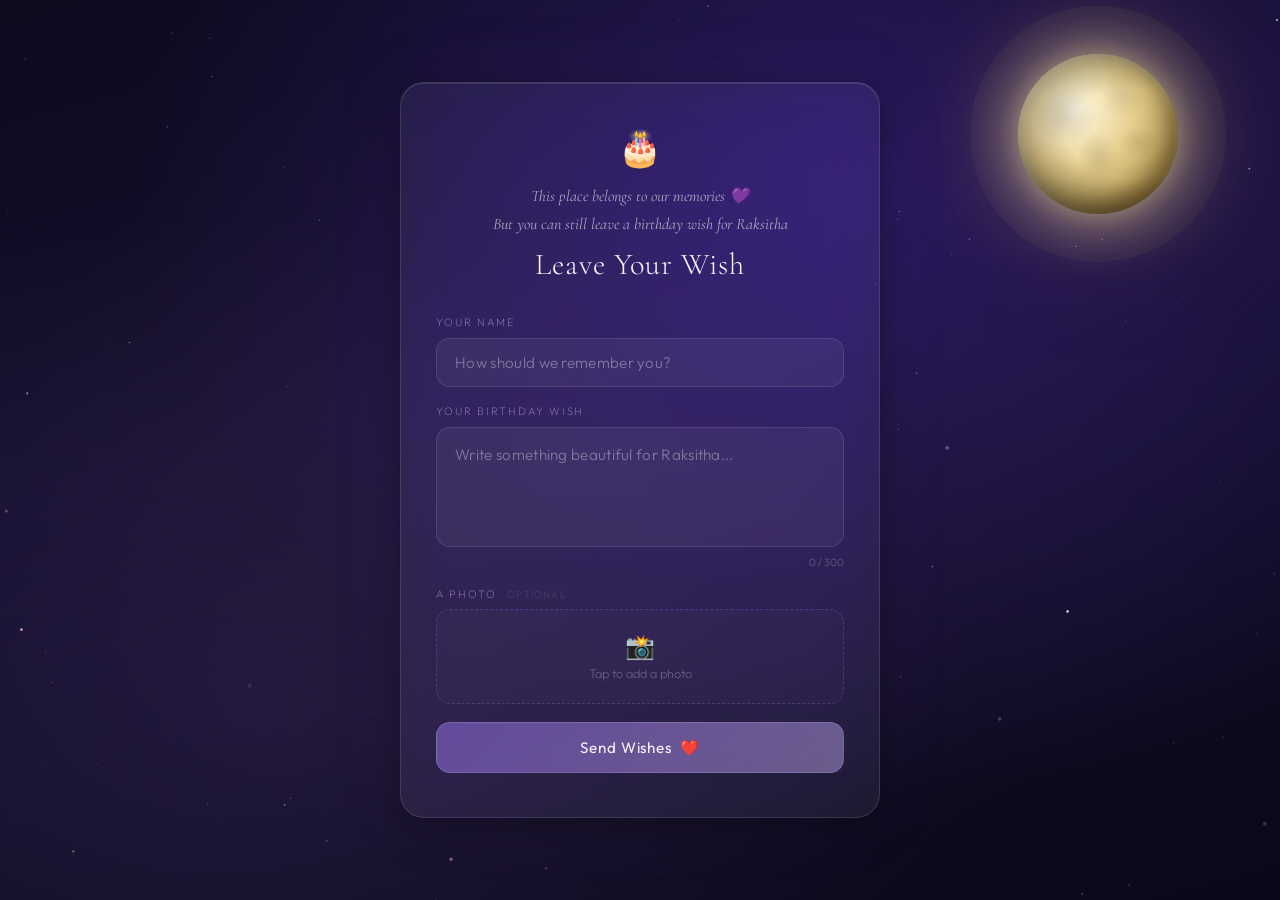
<file: wish.html>
<!DOCTYPE html>
<html lang="en">
<head>
  <meta charset="UTF-8">
  <meta name="viewport" content="width=device-width, initial-scale=1.0, viewport-fit=cover">
  <meta name="theme-color" content="#0D0A1E">
  <title>Birthday Wishes 🎂</title>
  <link rel="stylesheet" href="css/style.css">
  <link rel="icon" type="image/png" href="favicon.png">
</head>
<body>

<div id="loadingScreen">
  <div class="loading-content">
    <span class="loading-moon">🎂</span>
    <p class="loading-text">opening the wishes wall...</p>
  </div>
</div>
<div id="transitionOverlay"></div>

<div class="universe-bg"></div>
<canvas id="starsCanvas"></canvas>
<div class="hearts-container"></div>
<div class="particles-container"></div>
<div class="clouds-container"></div>
<div class="moon"><div class="moon-halo"></div><div class="moon-sphere"></div></div>

<div class="page-wrapper" style="position:relative;z-index:10;min-height:100vh;">
  <div class="wish-page-wrap">
    <div class="wish-card-inner glass-card">

      <!-- Header -->
      <div class="wish-header">
        <span class="header-emoji">🎂</span>
        <p class="pre-text">
          This place belongs to our memories
          <span style="font-family:'Apple Color Emoji','Segoe UI Emoji',sans-serif"> 💜</span><br>
          But you can still leave a birthday wish for Raksitha
        </p>
        <h2 class="font-display">Leave Your Wish</h2>
      </div>

      <!-- Form -->
      <div id="wishFormWrap">
        <div class="fg">
          <label>Your Name</label>
          <input type="text" id="wishName" class="input-field" placeholder="How should we remember you?" autocomplete="off" maxlength="50">
        </div>

        <div class="fg">
          <label>Your Birthday Wish</label>
          <textarea id="wishText" class="input-field" placeholder="Write something beautiful for Raksitha..." maxlength="300"></textarea>
          <div class="char-count"><span id="charCount">0</span> / 300</div>
        </div>

        <div class="fg">
          <label>A Photo <span class="optional-tag">optional</span></label>
          <div class="upload-wrapper" id="uploadArea">
            <input type="file" id="photoInput" accept="image/*" onchange="handlePhotoSelect(this)">
            <span class="upload-icon">📸</span>
            <p class="upload-label" id="uploadLabel">Tap to add a photo</p>
          </div>
        </div>

        <button class="btn-primary" onclick="submitWish()" id="submitBtn">
          Send Wishes &nbsp;<span style="font-family:'Apple Color Emoji','Segoe UI Emoji',sans-serif">❤️</span>
        </button>
      </div>

      <!-- Success -->
      <div class="success-wrap" id="successWrap">
        <span class="success-icon-big">💜</span>
        <h3 class="font-display" style="font-size:clamp(1.3rem,3vw,1.8rem);color:var(--moon-white);margin-bottom:0.6rem;">Wish Sent!</h3>
        <p style="font-weight:200;font-size:0.88rem;color:var(--text-secondary);line-height:1.7;">
          Raksitha will feel your love.<br>
          Thank you for being part of her day
          <span style="font-family:'Apple Color Emoji','Segoe UI Emoji',sans-serif"> 🌙</span>
        </p>
        <button class="btn-ghost" style="margin-top:1.5rem;" onclick="resetForm()">
          Send Another Wish
          <span style="font-family:'Apple Color Emoji','Segoe UI Emoji',sans-serif"> ✨</span>
        </button>
      </div>



    </div>
  </div>
</div>

<script src="js/api.js"></script>
<script src="js/universe.js"></script>
<script>
  document.addEventListener('DOMContentLoaded', async () => {
    // Pre-fill name
    const saved = sessionStorage.getItem('visitorName');
    if (saved) document.getElementById('wishName').value = saved;

    // Char counter
    document.getElementById('wishText').addEventListener('input', function () {
      document.getElementById('charCount').textContent = this.value.length;
    });
  });

  function handlePhotoSelect(input) {
    if (input.files && input.files[0]) {
      document.getElementById('uploadLabel').textContent = input.files[0].name;
      document.getElementById('uploadArea').style.borderColor = 'rgba(124,92,191,0.7)';
    }
  }

  async function submitWish() {
    const name = document.getElementById('wishName').value.trim();
    const message = document.getElementById('wishText').value.trim();

    if (!name) {
      document.getElementById('wishName').style.borderColor = 'rgba(232,160,191,0.5)';
      document.getElementById('wishName').focus();
      return;
    }
    if (!message) {
      document.getElementById('wishText').style.borderColor = 'rgba(232,160,191,0.5)';
      document.getElementById('wishText').focus();
      return;
    }

    const btn = document.getElementById('submitBtn');
    btn.textContent = 'Sending...';
    btn.disabled = true;
    btn.style.opacity = '0.7';

    // Get optional uploaded file
    const photoInput = document.getElementById('photoInput');
    const photoFile = photoInput && photoInput.files ? photoInput.files[0] : null;

    try {
      await saveWishLocal(name, message, photoFile);
    } catch (err) {
      // Alert visitor with the validation errors or connection failures
      alert(err.message);
      btn.textContent = 'Send Wishes ❤️';
      btn.disabled = false;
      btn.style.opacity = '';
      return;
    }

    document.getElementById('wishFormWrap').style.display = 'none';
    document.getElementById('successWrap').classList.add('active');
  }

  function resetForm() {
    document.getElementById('wishFormWrap').style.display = 'block';
    document.getElementById('successWrap').classList.remove('active');
    document.getElementById('wishName').value = '';
    document.getElementById('wishText').value = '';
    document.getElementById('charCount').textContent = '0';
    document.getElementById('uploadLabel').textContent = 'Tap to add a photo';
    document.getElementById('uploadArea').style.borderColor = '';
    document.getElementById('submitBtn').textContent = 'Send Wishes ❤️';
    document.getElementById('submitBtn').disabled = false;
    document.getElementById('submitBtn').style.opacity = '';
    
    // Clear the selected file input
    const photoInput = document.getElementById('photoInput');
    if (photoInput) photoInput.value = '';
  }



  function escHtml(s) {
    const d = document.createElement('div');
    d.appendChild(document.createTextNode(String(s || '')));
    return d.innerHTML;
  }
</script>
</body>
</html>
</file>
<file: css/style.css>
/* =====================================================
   A SECRET PLACE 💜 — Complete Design System v3
   ===================================================== */

@import url('https://fonts.googleapis.com/css2?family=Cormorant+Garamond:ital,wght@0,300;0,400;0,500;1,300;1,400&family=Outfit:wght@200;300;400;500&family=Dancing+Script:wght@400;600&display=swap');

*{font-family:'Outfit',-apple-system,BlinkMacSystemFont,sans-serif;box-sizing:border-box;margin:0;padding:0;-webkit-tap-highlight-color:transparent}

:root{
  --deep-purple:#0D0A1E;--mid-purple:#1A1535;--royal-purple:#2D1B69;
  --lavender:#7C5CBF;--soft-lavender:#B39DDB;--pink-glow:#E8A0BF;
  --soft-pink:#F7D6E0;--moon-white:#F8F4FF;
  --glass-bg:rgba(255,255,255,0.06);--glass-border:rgba(255,255,255,0.12);
  --text-primary:#F0ECF8;--text-secondary:rgba(240,236,248,0.65);--text-muted:rgba(240,236,248,0.38);
  --ts:cubic-bezier(0.4,0,0.2,1);--tsp:cubic-bezier(0.34,1.56,0.64,1);
}

html{scroll-behavior:smooth;overflow-x:hidden}
body{background:var(--deep-purple);color:var(--text-primary);min-height:100vh;overflow-x:hidden;-webkit-font-smoothing:antialiased}

/* ─ Universe BG ─ */
.universe-bg{position:fixed;inset:0;z-index:0;background:radial-gradient(ellipse at 70% 20%,rgba(45,27,105,0.8) 0%,transparent 60%),radial-gradient(ellipse at 20% 80%,rgba(124,92,191,0.15) 0%,transparent 50%),radial-gradient(ellipse at 50% 50%,rgba(232,160,191,0.05) 0%,transparent 70%),linear-gradient(165deg,#0D0A1E 0%,#150F2D 40%,#0A0818 100%);pointer-events:none}
#starsCanvas{position:fixed;inset:0;z-index:1;pointer-events:none}

/* ─ Moon ─ */
.moon{position:fixed;top:6vh;right:8vw;width:clamp(80px,14vw,160px);height:clamp(80px,14vw,160px);z-index:2;pointer-events:none}
.moon-sphere{width:100%;height:100%;border-radius:50%;background:radial-gradient(ellipse at 35% 35%,#FFF8E7 0%,#F5E6B8 20%,#E8D090 40%,#D4B870 60%,#B89040 80%,#8B6A20 100%);box-shadow:0 0 40px rgba(255,240,180,0.6),0 0 80px rgba(255,220,120,0.35),0 0 140px rgba(255,200,80,0.2),0 0 220px rgba(255,180,60,0.12),inset -8px -8px 20px rgba(0,0,0,0.3),inset -15px -15px 35px rgba(0,0,0,0.2),inset 3px 3px 10px rgba(255,255,240,0.4);animation:moonFloat 12s ease-in-out infinite,moonGlow 8s ease-in-out infinite;position:relative;overflow:hidden}
.moon-sphere::before{content:'';position:absolute;inset:0;border-radius:50%;background:radial-gradient(ellipse at 30% 40%,rgba(0,0,0,0.12) 0%,transparent 20%),radial-gradient(ellipse at 65% 25%,rgba(0,0,0,0.08) 0%,transparent 15%),radial-gradient(ellipse at 50% 65%,rgba(0,0,0,0.1) 0%,transparent 18%),radial-gradient(ellipse at 75% 55%,rgba(0,0,0,0.07) 0%,transparent 12%),radial-gradient(ellipse at 40% 20%,rgba(255,255,200,0.15) 0%,transparent 25%)}
.moon-sphere::after{content:'';position:absolute;inset:0;border-radius:50%;background:radial-gradient(ellipse at 72% 50%,transparent 40%,rgba(0,0,0,0.25) 70%,rgba(0,0,0,0.45) 100%)}
.moon-halo{position:absolute;inset:-30%;border-radius:50%;background:radial-gradient(ellipse at center,transparent 40%,rgba(255,230,150,0.06) 60%,rgba(255,200,100,0.04) 75%,transparent 100%);animation:haloBreath 8s ease-in-out infinite}
@keyframes moonFloat{0%,100%{transform:translateY(0px) rotate(-1deg)}33%{transform:translateY(-8px) rotate(0.5deg)}66%{transform:translateY(-4px) rotate(-0.5deg)}}
@keyframes moonGlow{0%,100%{box-shadow:0 0 40px rgba(255,240,180,0.6),0 0 80px rgba(255,220,120,0.35),0 0 140px rgba(255,200,80,0.2),0 0 220px rgba(255,180,60,0.12),inset -8px -8px 20px rgba(0,0,0,0.3),inset -15px -15px 35px rgba(0,0,0,0.2),inset 3px 3px 10px rgba(255,255,240,0.4)}50%{box-shadow:0 0 60px rgba(255,240,180,0.75),0 0 120px rgba(255,220,120,0.45),0 0 200px rgba(255,200,80,0.28),0 0 300px rgba(255,180,60,0.16),inset -8px -8px 20px rgba(0,0,0,0.3),inset -15px -15px 35px rgba(0,0,0,0.2),inset 3px 3px 10px rgba(255,255,240,0.4)}}
@keyframes haloBreath{0%,100%{opacity:0.7;transform:scale(1)}50%{opacity:1;transform:scale(1.05)}}

/* ─ Hearts ─ */
.hearts-container{position:fixed;inset:0;z-index:2;pointer-events:none;overflow:hidden}
.heart{position:absolute;bottom:-60px;font-family:"Apple Color Emoji","Segoe UI Emoji","Noto Color Emoji",sans-serif;opacity:0;animation:heartFloat linear infinite;will-change:transform,opacity}
@keyframes heartFloat{0%{transform:translateY(0) scale(0.8) rotate(-10deg);opacity:0}10%{opacity:0.6}80%{opacity:0.3}100%{transform:translateY(-110vh) scale(1.1) rotate(10deg);opacity:0}}

/* ─ Particles ─ */
.particles-container{position:fixed;inset:0;z-index:2;pointer-events:none;overflow:hidden}
.particle{position:absolute;width:2px;height:2px;background:rgba(255,255,255,0.7);border-radius:50%;animation:particleDrift linear infinite}
.particle.pink{background:rgba(232,160,191,0.8);width:3px;height:3px}
@keyframes particleDrift{0%{transform:translate(0,0) scale(0);opacity:0}20%{opacity:1;transform:translate(var(--dx),var(--dy)) scale(1)}100%{transform:translate(calc(var(--dx)*3),calc(var(--dy)*3 - 100px)) scale(0.3);opacity:0}}

/* ─ Clouds ─ */
.clouds-container{position:fixed;inset:0;z-index:2;pointer-events:none;overflow:hidden}
.cloud{position:absolute;border-radius:50px;background:rgba(255,255,255,0.03);filter:blur(20px);animation:cloudDrift linear infinite}
@keyframes cloudDrift{0%{transform:translateX(-200px);opacity:0}10%{opacity:1}90%{opacity:0.5}100%{transform:translateX(110vw);opacity:0}}

/* ─ Glass ─ */
.glass-card{background:var(--glass-bg);backdrop-filter:blur(24px) saturate(1.4);-webkit-backdrop-filter:blur(24px) saturate(1.4);border:1px solid var(--glass-border);border-radius:24px;box-shadow:0 8px 32px rgba(0,0,0,0.4),0 0 80px rgba(124,92,191,0.08),inset 0 1px 0 rgba(255,255,255,0.1)}

/* ─ Typography ─ */
.font-display{font-family:'Cormorant Garamond',serif;font-weight:300;letter-spacing:0.03em;line-height:1.15}
h1,h2{font-family:'Cormorant Garamond',serif;font-weight:300}

/* ─ Inputs ─ */
.input-field{width:100%;background:rgba(255,255,255,0.05);border:1px solid rgba(255,255,255,0.1);border-radius:14px;padding:14px 18px;color:var(--text-primary);font-family:'Outfit',sans-serif;font-weight:300;font-size:0.95rem;letter-spacing:0.02em;outline:none;transition:all 0.3s;-webkit-appearance:none}
.input-field::placeholder{color:var(--text-muted);font-weight:300}
.input-field:focus{border-color:rgba(124,92,191,0.5);background:rgba(255,255,255,0.08);box-shadow:0 0 0 3px rgba(124,92,191,0.12)}

/* ─ Buttons ─ */
.btn-primary{width:100%;padding:15px 24px;background:linear-gradient(135deg,rgba(124,92,191,0.7) 0%,rgba(179,157,219,0.5) 100%);border:1px solid rgba(179,157,219,0.3);border-radius:14px;color:var(--moon-white);font-family:'Outfit',sans-serif;font-weight:400;font-size:0.95rem;letter-spacing:0.06em;cursor:pointer;transition:all 0.35s;-webkit-appearance:none;position:relative;overflow:hidden}
.btn-primary:hover{transform:translateY(-2px);box-shadow:0 8px 32px rgba(124,92,191,0.35)}
.btn-ghost{padding:12px 28px;background:transparent;border:1px solid rgba(179,157,219,0.35);border-radius:50px;color:var(--soft-lavender);font-family:'Outfit',sans-serif;font-weight:300;font-size:0.85rem;letter-spacing:0.08em;cursor:pointer;transition:all 0.3s;-webkit-appearance:none}
.btn-ghost:hover{background:rgba(124,92,191,0.12);transform:translateY(-1px)}

/* ─ Reveal ─ */
.reveal{opacity:0;transform:translateY(30px);transition:opacity 0.9s var(--ts),transform 0.9s var(--ts)}
.reveal.visible{opacity:1;transform:translateY(0)}

/* ─ Section ─ */
.content-pad{padding:clamp(3.5rem,7vw,6rem) clamp(1.5rem,4vw,3rem);position:relative;z-index:10}
.section-divider{height:1px;background:linear-gradient(to right,transparent,rgba(124,92,191,0.3),transparent);max-width:300px;margin:4rem auto}
.section-head{text-align:center;margin-bottom:3rem}
.section-head .sh-label{font-weight:200;font-size:0.68rem;letter-spacing:0.22em;text-transform:uppercase;color:var(--soft-lavender);opacity:0.55;margin-bottom:0.7rem}
.section-head h2{font-size:clamp(1.7rem,4.5vw,3rem);background:linear-gradient(135deg,#FFFFFF 0%,#C9A9E8 100%);-webkit-background-clip:text;-webkit-text-fill-color:transparent;background-clip:text}

/* ─ Loading ─ */
#loadingScreen{position:fixed;inset:0;z-index:1000;background:var(--deep-purple);display:flex;align-items:center;justify-content:center;transition:opacity 0.8s}
#loadingScreen.fade-out{opacity:0;pointer-events:none}
.loading-content{text-align:center}
.loading-moon{font-size:2.5rem;font-family:"Apple Color Emoji","Segoe UI Emoji","Noto Color Emoji",sans-serif;animation:loadPulse 1.5s ease-in-out infinite;display:block;margin-bottom:1rem}
@keyframes loadPulse{0%,100%{opacity:0.4;transform:scale(0.95)}50%{opacity:1;transform:scale(1.05)}}
.loading-text{font-family:'Cormorant Garamond',serif;font-style:italic;font-size:0.9rem;color:var(--text-muted);letter-spacing:0.1em}
#transitionOverlay{position:fixed;inset:0;z-index:999;background:var(--deep-purple);opacity:0;pointer-events:none;transition:opacity 0.6s}
#transitionOverlay.active{opacity:1;pointer-events:all}

/* ─ Welcome Overlay ─ */
#welcomeOverlay{position:fixed;inset:0;z-index:600;background:var(--deep-purple);display:flex;align-items:center;justify-content:center;text-align:center;padding:2rem;transition:opacity 1s ease}
#welcomeOverlay.fade{opacity:0;pointer-events:none}
.welcome-line1{font-family:'Cormorant Garamond',serif;font-size:clamp(1rem,2.5vw,1.4rem);color:var(--soft-lavender);letter-spacing:0.1em;opacity:0;animation:wlFade 0.8s 0.3s ease forwards}
.welcome-line2{font-family:'Cormorant Garamond',serif;font-size:clamp(2rem,6vw,4.5rem);background:linear-gradient(160deg,#FFFFFF 0%,#C9A9E8 100%);-webkit-background-clip:text;-webkit-text-fill-color:transparent;background-clip:text;margin-top:0.4rem;opacity:0;animation:wlFade 0.8s 1s ease forwards}
@keyframes wlFade{from{opacity:0;transform:translateY(15px)}to{opacity:1;transform:translateY(0)}}

/* ─ Nav ─ */
.story-nav{position:fixed;top:1.4rem;left:50%;transform:translateX(-50%);z-index:100;padding:0.55rem 1.4rem;border-radius:50px;display:flex;align-items:center;gap:1.6rem;opacity:0;transition:opacity 0.5s;white-space:nowrap}
.story-nav.visible{opacity:1}
.story-nav a{font-family:'Outfit',sans-serif;font-weight:200;font-size:0.68rem;letter-spacing:0.08em;text-transform:uppercase;color:var(--text-muted);text-decoration:none;transition:color 0.2s}
.story-nav a:hover{color:var(--soft-lavender)}
@media(max-width:500px){.story-nav{display:none}}

/* ─ Landing ─ */
.story-section{min-height:100svh;display:flex;align-items:center;justify-content:center;padding:4rem 2rem;text-align:center;position:relative;z-index:10}
.story-block{max-width:620px;width:100%}
.story-line-sm{font-family:'Cormorant Garamond',serif;font-weight:300;font-style:italic;font-size:clamp(1.05rem,2.5vw,1.5rem);color:var(--soft-lavender);opacity:0.75;letter-spacing:0.04em;margin-bottom:0.8rem}
.story-line-lg{font-family:'Cormorant Garamond',serif;font-weight:300;font-size:clamp(2rem,6vw,4.5rem);line-height:1.15;color:var(--moon-white);margin-bottom:0.5rem}
.story-line-italic{font-family:'Cormorant Garamond',serif;font-style:italic;font-size:clamp(1.4rem,3.5vw,2.5rem);color:var(--pink-glow);opacity:0.85}
.story-emoji{font-size:clamp(1.5rem,3vw,2.2rem);font-family:"Apple Color Emoji","Segoe UI Emoji","Noto Color Emoji",sans-serif;display:block;margin-top:0.8rem}
#landingScreen{min-height:100svh;display:flex;flex-direction:column;align-items:center;justify-content:center;text-align:center;padding:2rem;position:relative}
.landing-name-greeting{font-family:'Outfit',sans-serif;font-weight:200;font-size:clamp(0.68rem,1.5vw,0.8rem);letter-spacing:0.2em;text-transform:uppercase;color:var(--soft-lavender);opacity:0;margin-bottom:1.5rem;animation:greetFadeIn 1.2s 0.5s ease forwards}
@keyframes greetFadeIn{from{opacity:0;transform:translateY(-8px)}to{opacity:0.65;transform:translateY(0)}}
.landing-main{opacity:0;animation:mainFadeIn 1.4s 1s ease forwards}
@keyframes mainFadeIn{from{opacity:0;transform:translateY(20px)}to{opacity:1;transform:translateY(0)}}
.landing-happiest{font-family:'Cormorant Garamond',serif;font-weight:300;font-size:clamp(1rem,3vw,1.4rem);letter-spacing:0.3em;text-transform:uppercase;color:var(--soft-lavender);opacity:0.7;margin-bottom:0.3rem}
.landing-bday{font-family:'Cormorant Garamond',serif;font-weight:300;font-size:clamp(3.5rem,10vw,8rem);line-height:1;background:linear-gradient(160deg,#FFFFFF 0%,#E8D4F8 45%,#C9A9E8 80%,#B39DDB 100%);-webkit-background-clip:text;-webkit-text-fill-color:transparent;background-clip:text}
.landing-mine{font-family:'Cormorant Garamond',serif;font-style:italic;font-weight:300;font-size:clamp(1.8rem,5vw,4rem);color:var(--pink-glow);margin-top:0.2rem;opacity:0.88}
.landing-emojis{font-size:clamp(1.2rem,3vw,2rem);margin-top:0.6rem;font-family:"Apple Color Emoji","Segoe UI Emoji","Noto Color Emoji",sans-serif;opacity:0.9}
.landing-scroll-hint{position:absolute;bottom:3rem;left:50%;transform:translateX(-50%);display:flex;flex-direction:column;align-items:center;gap:0.5rem;opacity:0;animation:hintFadeIn 1s 2.5s ease forwards}
@keyframes hintFadeIn{from{opacity:0}to{opacity:0.4}}
.hint-text{font-weight:200;font-size:0.65rem;letter-spacing:0.2em;text-transform:uppercase;color:var(--soft-lavender)}
.hint-line{width:1px;height:48px;background:linear-gradient(to bottom,var(--soft-lavender),transparent);animation:hintLine 2s ease-in-out infinite}
@keyframes hintLine{0%,100%{transform:scaleY(1);opacity:0.4}50%{transform:scaleY(1.2);opacity:0.7}}
#beginSection{min-height:60svh;display:flex;align-items:center;justify-content:center;flex-direction:column;gap:2rem;padding:4rem 2rem;z-index:10;position:relative}
.begin-label{font-weight:200;font-size:0.7rem;letter-spacing:0.2em;text-transform:uppercase;color:var(--text-muted);opacity:0.5}
.begin-btn{display:inline-flex;align-items:center;gap:0.6rem;padding:0.9rem 2.2rem;background:rgba(124,92,191,0.15);border:1px solid rgba(179,157,219,0.3);border-radius:50px;color:var(--soft-lavender);font-family:'Outfit',sans-serif;font-weight:300;font-size:0.85rem;letter-spacing:0.1em;cursor:pointer;text-decoration:none;transition:all 0.35s;-webkit-appearance:none}
.begin-btn:hover{background:rgba(124,92,191,0.3);border-color:rgba(179,157,219,0.5);transform:translateY(-2px);box-shadow:0 8px 30px rgba(124,92,191,0.2)}
.btn-emoji{font-family:"Apple Color Emoji","Segoe UI Emoji","Noto Color Emoji",sans-serif;font-size:1rem}

/* ─ Timeline ─ */
.timeline-wrap{max-width:560px;margin:0 auto;padding:0 1rem}
.tl-item{display:flex;gap:1.4rem;padding:1.4rem 0;position:relative}
.tl-item::before{content:'';position:absolute;left:14px;top:3.2rem;bottom:-1.5rem;width:1px;background:linear-gradient(to bottom,rgba(124,92,191,0.3),transparent)}
.tl-item:last-child::before{display:none}
.tl-dot{flex-shrink:0;width:30px;height:30px;border-radius:50%;background:rgba(124,92,191,0.22);border:1px solid rgba(179,157,219,0.35);display:flex;align-items:center;justify-content:center;font-size:0.85rem;margin-top:3px;font-family:"Apple Color Emoji","Segoe UI Emoji","Noto Color Emoji",sans-serif}
.tl-content .tl-date{font-weight:200;font-size:0.68rem;letter-spacing:0.14em;text-transform:uppercase;color:var(--soft-lavender);margin-bottom:0.35rem}
.tl-content h3{font-family:'Cormorant Garamond',serif;font-weight:400;font-size:clamp(1.05rem,2.5vw,1.3rem);color:var(--moon-white);margin-bottom:0.25rem}
.tl-content p{font-weight:200;font-size:0.84rem;color:var(--text-secondary);line-height:1.7}

/* ─ Memories Polaroid ─ */
.memory-stage{max-width:380px;margin:0 auto}
.polaroid-wrap{display:flex;justify-content:center;margin-bottom:1.5rem;min-height:340px;align-items:center}
.polaroid{background:rgba(255,255,255,0.06);border:1px solid rgba(255,255,255,0.1);border-radius:4px;padding:1rem 1rem 2.5rem;transform:rotate(var(--tilt));box-shadow:0 12px 50px rgba(0,0,0,0.45),0 0 80px rgba(124,92,191,0.07);width:260px;transition:transform 0.5s var(--tsp),opacity 0.35s ease;backdrop-filter:blur(12px);-webkit-backdrop-filter:blur(12px)}
.polaroid:hover{transform:rotate(0deg) scale(1.04)}
.polaroid-photo{width:228px;height:228px;background:linear-gradient(135deg,rgba(45,27,105,0.5) 0%,rgba(232,160,191,0.2) 100%);border-radius:2px;display:flex;align-items:center;justify-content:center;font-size:3.5rem;font-family:"Apple Color Emoji","Segoe UI Emoji","Noto Color Emoji",sans-serif;overflow:hidden;margin-bottom:0.3rem}
.polaroid-photo img{width:100%;height:100%;object-fit:cover}
.polaroid-caption{font-family:'Dancing Script',cursive;font-size:0.9rem;color:var(--moon-white);opacity:0.65;text-align:center;padding-top:0.4rem}
.polaroid-date{font-weight:200;font-size:0.62rem;letter-spacing:0.1em;color:var(--text-muted);text-align:center;margin-top:0.15rem}
.mem-nav{display:flex;align-items:center;justify-content:center;gap:1.5rem}
.mem-btn{background:rgba(255,255,255,0.05);border:1px solid rgba(255,255,255,0.1);border-radius:50px;padding:0.6rem 1.4rem;color:var(--text-secondary);font-family:'Outfit',sans-serif;font-weight:300;font-size:0.78rem;cursor:pointer;transition:all 0.22s;-webkit-appearance:none}
.mem-btn:hover{background:rgba(124,92,191,0.2);color:var(--soft-lavender);border-color:rgba(124,92,191,0.4)}
.mem-counter{font-weight:200;font-size:0.74rem;color:var(--text-muted);letter-spacing:0.06em}

/* ─ Letter ─ */
.letter-wrap{max-width:600px;margin:0 auto;padding:3rem 2.5rem}
.letter-salutation{font-family:'Dancing Script',cursive;font-size:clamp(1.5rem,3.5vw,2rem);color:var(--soft-lavender);margin-bottom:1.5rem}
.letter-body{font-family:'Cormorant Garamond',serif;font-weight:300;font-size:clamp(1rem,2.2vw,1.18rem);line-height:2.1;color:var(--moon-white);opacity:0.88}
.letter-body p+p{margin-top:1.2rem}
.letter-sign{font-family:'Dancing Script',cursive;font-size:clamp(1.3rem,3vw,1.7rem);color:var(--pink-glow);margin-top:2rem;text-align:right;opacity:0.88}

/* ─ Counter ─ */
.counter-section{text-align:center;padding:2rem}
.days-number{font-family:'Cormorant Garamond',serif;font-weight:300;font-size:clamp(5rem,15vw,11rem);line-height:1;background:linear-gradient(160deg,#FFFFFF 0%,#C9A9E8 60%,#E8A0BF 100%);-webkit-background-clip:text;-webkit-text-fill-color:transparent;background-clip:text}
.days-label{font-weight:200;font-size:0.75rem;letter-spacing:0.28em;text-transform:uppercase;color:var(--text-muted);margin-top:0.5rem}
.days-start{font-family:'Cormorant Garamond',serif;font-style:italic;font-size:clamp(0.9rem,2vw,1.1rem);color:var(--soft-lavender);margin-top:0.8rem;opacity:0.65}

/* ─ Playlist ─ */
.playlist-wrap{max-width:540px;margin:0 auto}
.song-row{display:flex;align-items:center;gap:1rem;padding:0.9rem 1rem;border-radius:16px;cursor:pointer;transition:all 0.22s;margin-bottom:0.4rem;border:1px solid transparent}
.song-row:hover{background:rgba(255,255,255,0.07)}
.song-row.playing{background:rgba(124,92,191,0.15);border-color:rgba(179,157,219,0.2)}
.song-num{width:24px;text-align:center;font-weight:200;font-size:0.78rem;color:var(--text-muted);flex-shrink:0}
.song-art{width:44px;height:44px;border-radius:10px;background:linear-gradient(135deg,rgba(124,92,191,0.38),rgba(232,160,191,0.25));display:flex;align-items:center;justify-content:center;font-family:"Apple Color Emoji","Segoe UI Emoji","Noto Color Emoji",sans-serif;font-size:1.25rem;flex-shrink:0}
.song-info{flex:1;min-width:0}
.song-title{font-family:'Outfit',sans-serif;font-weight:400;font-size:0.88rem;color:var(--moon-white);white-space:nowrap;overflow:hidden;text-overflow:ellipsis}
.song-artist{font-weight:200;font-size:0.76rem;color:var(--text-muted);margin-top:2px}
.song-play-icon{width:32px;height:32px;border-radius:50%;background:rgba(124,92,191,0.28);border:1px solid rgba(179,157,219,0.28);display:flex;align-items:center;justify-content:center;font-size:0.7rem;color:var(--soft-lavender);flex-shrink:0;transition:all 0.2s}
.song-row:hover .song-play-icon,.song-row.playing .song-play-icon{background:rgba(124,92,191,0.5);border-color:rgba(179,157,219,0.5)}
.no-audio-note{font-weight:200;font-size:0.75rem;color:var(--text-muted);text-align:center;margin-top:1.5rem;font-style:italic;line-height:1.8}

/* ─ MUSIC PLAYER BAR ─ */
.player-bar{position:fixed;bottom:0;left:0;right:0;z-index:300;display:none;align-items:center;gap:1rem;padding:0.8rem 1.2rem;background:rgba(13,10,30,0.97);backdrop-filter:blur(24px);-webkit-backdrop-filter:blur(24px);border-top:1px solid rgba(255,255,255,0.08);box-shadow:0 -4px 40px rgba(0,0,0,0.5);transform:translateY(100%);transition:transform 0.4s var(--ts)}
.player-bar.show{transform:translateY(0)}
.player-progress{position:absolute;top:0;left:0;right:0;height:2px;background:rgba(255,255,255,0.08);cursor:pointer}
.player-progress-fill{height:100%;background:linear-gradient(to right,var(--lavender),var(--pink-glow));width:0%;transition:width 0.3s linear;border-radius:2px}
.player-art{width:40px;height:40px;border-radius:10px;background:linear-gradient(135deg,rgba(124,92,191,0.5),rgba(232,160,191,0.3));display:flex;align-items:center;justify-content:center;font-family:"Apple Color Emoji","Segoe UI Emoji","Noto Color Emoji",sans-serif;font-size:1.2rem;flex-shrink:0}
.player-info{flex:1;min-width:0}
.player-title{font-family:'Outfit',sans-serif;font-weight:400;font-size:0.82rem;color:var(--moon-white);white-space:nowrap;overflow:hidden;text-overflow:ellipsis}
.player-artist{font-weight:200;font-size:0.7rem;color:var(--text-muted);margin-top:1px}
.player-controls{display:flex;align-items:center;gap:0.5rem;flex-shrink:0}
.player-btn{background:none;border:none;color:var(--soft-lavender);cursor:pointer;font-size:0.8rem;padding:0.4rem 0.5rem;border-radius:6px;transition:color 0.2s;-webkit-appearance:none}
.player-btn:hover{color:var(--moon-white)}
.player-btn.play-pause{background:rgba(124,92,191,0.3);border-radius:50%;width:34px;height:34px;display:flex;align-items:center;justify-content:center;font-size:0.85rem}
.player-time{font-weight:200;font-size:0.66rem;color:var(--text-muted);letter-spacing:0.04em;flex-shrink:0;white-space:nowrap}
.player-close{background:none;border:none;color:var(--text-muted);cursor:pointer;font-size:1rem;padding:0.4rem;-webkit-appearance:none;flex-shrink:0;transition:color 0.2s}
.player-close:hover{color:var(--moon-white)}
@media(max-width:480px){.player-time{display:none}.player-controls{gap:0.3rem}}

/* ─ Open When ─ */
.ow-grid{display:grid;grid-template-columns:repeat(2,1fr);gap:0.9rem;max-width:640px;margin:0 auto}
@media(max-width:440px){.ow-grid{grid-template-columns:1fr;max-width:320px}}
.ow-card{padding:1.6rem 1.4rem;cursor:pointer;transition:all 0.28s;text-align:left;border-radius:20px}
.ow-card:hover{transform:translateY(-4px);box-shadow:0 12px 40px rgba(0,0,0,0.3),0 0 60px rgba(124,92,191,0.1);background:rgba(255,255,255,0.08)}
.ow-icon{font-size:1.6rem;font-family:"Apple Color Emoji","Segoe UI Emoji","Noto Color Emoji",sans-serif;display:block;margin-bottom:0.7rem}
.ow-label{font-weight:200;font-size:0.66rem;letter-spacing:0.14em;text-transform:uppercase;color:var(--soft-lavender);margin-bottom:0.35rem}
.ow-title{font-family:'Cormorant Garamond',serif;font-style:italic;font-size:clamp(1rem,2.5vw,1.2rem);color:var(--moon-white);opacity:0.88}
.ow-overlay{position:fixed;inset:0;z-index:500;background:rgba(8,6,20,0.96);backdrop-filter:blur(24px);-webkit-backdrop-filter:blur(24px);display:flex;align-items:center;justify-content:center;padding:2rem;opacity:0;pointer-events:none;transition:opacity 0.4s ease}
.ow-overlay.open{opacity:1;pointer-events:all}
.ow-msg-card{max-width:500px;width:100%;padding:3rem 2.5rem;text-align:center;position:relative;border-radius:24px}
.ow-close{position:absolute;top:1rem;right:1rem;background:none;border:none;color:var(--text-muted);font-size:1.3rem;cursor:pointer;padding:0.4rem 0.7rem;border-radius:8px;transition:color 0.2s;-webkit-appearance:none}
.ow-close:hover{color:var(--text-primary)}
.ow-msg-icon{font-size:2.8rem;font-family:"Apple Color Emoji","Segoe UI Emoji","Noto Color Emoji",sans-serif;display:block;margin-bottom:1.2rem}
.ow-msg-label{font-weight:200;font-size:0.68rem;letter-spacing:0.2em;text-transform:uppercase;color:var(--soft-lavender);margin-bottom:1.2rem}
.ow-msg-body{font-family:'Cormorant Garamond',serif;font-style:italic;font-size:clamp(1.1rem,3vw,1.5rem);line-height:1.9;color:var(--moon-white);opacity:0.9}

/* ─ Wishes Wall ─ */
.ww-grid{display:grid;grid-template-columns:repeat(auto-fill,minmax(240px,1fr));gap:1rem;max-width:760px;margin:0 auto}
.ww-card{padding:1.5rem;border-radius:18px;transition:transform 0.22s}
.ww-card:hover{transform:translateY(-3px)}
.ww-name{font-family:'Outfit',sans-serif;font-weight:400;font-size:0.8rem;color:var(--soft-lavender);margin-bottom:0.45rem}
.ww-msg{font-family:'Cormorant Garamond',serif;font-style:italic;font-size:0.98rem;color:var(--moon-white);opacity:0.84;line-height:1.7}
.ww-date{font-weight:200;font-size:0.68rem;color:var(--text-muted);margin-top:0.7rem;letter-spacing:0.08em}

/* ════════════════════════════════════════════
   PINTEREST PHOTO GALLERY SECTION
   ════════════════════════════════════════════ */
.pinterest-grid{
  columns:2;
  column-gap:1rem;
  max-width:780px;
  margin:0 auto;
}
@media(max-width:540px){.pinterest-grid{columns:2;column-gap:0.7rem}}
@media(min-width:900px){.pinterest-grid{columns:3}}

.pin-polaroid,.pin-canva,.pin-item{
  break-inside:avoid;
  margin-bottom:1rem;
  cursor:pointer;
}

/* Polaroid card */
.pin-polaroid{
  background:rgba(255,255,255,0.07);
  border:1px solid rgba(255,255,255,0.12);
  border-radius:4px;
  padding:0.6rem 0.6rem 2rem;
  transform:rotate(var(--tilt,0deg));
  box-shadow:0 8px 30px rgba(0,0,0,0.5),0 2px 8px rgba(0,0,0,0.3);
  transition:transform 0.4s var(--tsp),box-shadow 0.3s;
  backdrop-filter:blur(8px);
  -webkit-backdrop-filter:blur(8px);
}
.pin-polaroid:hover{transform:rotate(0deg) scale(1.03) translateY(-4px);box-shadow:0 16px 50px rgba(0,0,0,0.55),0 0 60px rgba(124,92,191,0.15)}
.pin-photo-wrap{width:100%;overflow:hidden;border-radius:2px;background:linear-gradient(135deg,rgba(45,27,105,0.4),rgba(232,160,191,0.15))}
.pin-photo-wrap img{width:100%;display:block;object-fit:cover;aspect-ratio:1/1}
.pin-caption{font-family:'Dancing Script',cursive;font-size:0.82rem;color:var(--moon-white);opacity:0.6;text-align:center;padding-top:0.5rem;line-height:1.3}
.pin-date{font-weight:200;font-size:0.58rem;letter-spacing:0.1em;color:var(--text-muted);text-align:center;margin-top:0.1rem}

/* Canva-style card */
.pin-canva{
  background:rgba(255,255,255,0.05);
  border:1px solid rgba(255,255,255,0.1);
  border-radius:16px;
  overflow:hidden;
  transition:transform 0.3s var(--tsp),box-shadow 0.3s;
  box-shadow:0 6px 24px rgba(0,0,0,0.4);
}
.pin-canva:hover{transform:translateY(-4px) scale(1.02);box-shadow:0 14px 45px rgba(0,0,0,0.5),0 0 50px rgba(124,92,191,0.12)}
.canva-photo{width:100%;overflow:hidden;background:linear-gradient(135deg,rgba(45,27,105,0.5),rgba(232,160,191,0.2))}
.canva-photo img{width:100%;display:block;object-fit:cover;aspect-ratio:3/4}
.canva-body{padding:0.8rem 0.9rem 1rem}
.canva-tag{font-weight:200;font-size:0.6rem;letter-spacing:0.18em;text-transform:uppercase;color:var(--soft-lavender);opacity:0.6;margin-bottom:0.2rem}
.canva-title{font-family:'Cormorant Garamond',serif;font-style:italic;font-size:0.9rem;color:var(--moon-white);opacity:0.8;line-height:1.4}

/* Square item */
.pin-item{
  border-radius:14px;
  overflow:hidden;
  transition:transform 0.3s var(--tsp),box-shadow 0.3s;
  box-shadow:0 6px 24px rgba(0,0,0,0.4);
}
.pin-item:hover{transform:translateY(-3px) scale(1.02);box-shadow:0 12px 40px rgba(0,0,0,0.5)}

/* Photo placeholder (no src) */
.pin-photo-placeholder{
  aspect-ratio:1/1;
  display:flex;align-items:center;justify-content:center;
  font-size:2.5rem;
  font-family:"Apple Color Emoji","Segoe UI Emoji","Noto Color Emoji",sans-serif;
  background:linear-gradient(135deg,rgba(45,27,105,0.4),rgba(232,160,191,0.15));
}

/* ─ Lightbox ─ */
.lightbox{position:fixed;inset:0;z-index:700;background:rgba(5,3,15,0.97);backdrop-filter:blur(20px);-webkit-backdrop-filter:blur(20px);display:flex;flex-direction:column;align-items:center;justify-content:center;padding:2rem;opacity:0;pointer-events:none;transition:opacity 0.35s}
.lightbox.open{opacity:1;pointer-events:all}
.lightbox-close{position:absolute;top:1.2rem;right:1.2rem;background:rgba(255,255,255,0.08);border:none;color:var(--moon-white);font-size:1.2rem;width:40px;height:40px;border-radius:50%;cursor:pointer;-webkit-appearance:none;transition:background 0.2s}
.lightbox-close:hover{background:rgba(255,255,255,0.16)}
.lightbox img{max-width:90vw;max-height:78vh;object-fit:contain;border-radius:8px;box-shadow:0 20px 80px rgba(0,0,0,0.8)}
.lightbox-caption{font-family:'Dancing Script',cursive;font-size:1rem;color:var(--soft-lavender);margin-top:1rem;opacity:0.7}

/* ─ Final ─ */
#finalSection{min-height:100svh;display:flex;align-items:center;justify-content:center;text-align:center;padding:4rem 2rem;position:relative;z-index:10}
.final-wrap{max-width:520px}
.final-pre{font-family:'Cormorant Garamond',serif;font-style:italic;font-size:clamp(1.05rem,2.5vw,1.4rem);color:var(--text-secondary);line-height:2;margin-bottom:3rem;opacity:0.85}
.final-bday{font-family:'Cormorant Garamond',serif;font-weight:300;font-size:clamp(2.5rem,7vw,5.5rem);background:linear-gradient(160deg,#FFFFFF 0%,#E8D4F8 50%,#C9A9E8 100%);-webkit-background-clip:text;-webkit-text-fill-color:transparent;background-clip:text;line-height:1.1;margin-bottom:1.5rem}
/* Prevent emojis from being cut off or colored by gradient text headers */
.emoji-reset,
.final-bday span,
.welcome-line2 span {
  display: inline-block;
  background: initial !important;
  -webkit-background-clip: initial !important;
  background-clip: initial !important;
  -webkit-text-fill-color: initial !important;
  font-family: 'Apple Color Emoji', 'Segoe UI Emoji', sans-serif !important;
}
.final-date-label{font-weight:200;font-size:0.72rem;letter-spacing:0.22em;text-transform:uppercase;color:var(--soft-lavender);opacity:0.5;margin-bottom:0.35rem}
.final-date-memory{font-family:'Cormorant Garamond',serif;font-style:italic;font-size:clamp(0.88rem,2vw,1.05rem);color:var(--pink-glow);opacity:0.72}

/* ─ Confetti ─ */
.conf-piece{position:fixed;pointer-events:none;z-index:800;border-radius:2px;animation:confFall linear forwards}
@keyframes confFall{0%{transform:translateY(-20px) rotate(0deg);opacity:1}100%{transform:translateY(110vh) rotate(var(--cr));opacity:0}}

/* ─ Counter bar ─ */
.counter-bar{position:fixed;bottom:1.5rem;right:1.5rem;z-index:50;padding:0.6rem 1rem;border-radius:50px;font-family:'Outfit',sans-serif;font-weight:200;font-size:0.72rem;color:var(--text-muted);letter-spacing:0.1em;display:flex;align-items:center;gap:0.5rem;opacity:0;transition:opacity 0.5s}
.counter-bar.visible{opacity:1}
.cb-heart{font-family:"Apple Color Emoji","Segoe UI Emoji","Noto Color Emoji",sans-serif;font-size:0.8rem}

/* ─ Login ─ */
.login-container{min-height:100svh;display:flex;align-items:center;justify-content:center;padding:2rem 1.5rem}
.login-card{width:100%;max-width:420px;padding:2.8rem 2.2rem}
.login-card .logo-text{text-align:center;margin-bottom:2rem}
.login-card .logo-text .title{font-family:'Cormorant Garamond',serif;font-weight:300;font-size:clamp(1.6rem,4vw,2.2rem);color:var(--moon-white);letter-spacing:0.04em}
.login-card .logo-text .subtitle{font-family:'Cormorant Garamond',serif;font-style:italic;font-size:clamp(0.85rem,2vw,1rem);color:var(--text-secondary);line-height:1.7;margin-top:0.6rem;max-width:280px;margin-left:auto;margin-right:auto}
.login-step{transition:all 0.5s}
.login-step.hidden{opacity:0;pointer-events:none;height:0;overflow:hidden;margin:0;padding:0}
.hello-text{text-align:center;margin-bottom:1.5rem;font-family:'Cormorant Garamond',serif;font-style:italic;font-size:clamp(1.2rem,3vw,1.6rem);color:var(--soft-lavender);min-height:2.5rem}
.form-group{margin-bottom:1.1rem}
.form-group label{display:block;font-weight:200;font-size:0.7rem;letter-spacing:0.18em;text-transform:uppercase;color:var(--soft-lavender);opacity:0.75;margin-bottom:0.6rem}
.error-message{display:none;text-align:center;padding:1rem;border-radius:12px;background:rgba(232,160,191,0.08);border:1px solid rgba(232,160,191,0.15);font-family:'Cormorant Garamond',serif;font-style:italic;font-size:0.9rem;color:var(--pink-glow);margin-top:0.8rem;line-height:1.6}
.error-message.show{display:block}
.date-hint{font-weight:200;font-size:0.68rem;color:var(--text-muted);text-align:center;margin-top:0.4rem;letter-spacing:0.06em}
.divider{display:flex;align-items:center;gap:0.8rem;margin:1.2rem 0}
.divider::before,.divider::after{content:'';flex:1;height:1px;background:rgba(255,255,255,0.07)}
.divider span{font-weight:200;font-size:0.65rem;color:var(--text-muted);letter-spacing:0.15em;text-transform:uppercase;white-space:nowrap}
.login-footer{text-align:center;margin-top:1.8rem;font-weight:200;font-size:0.7rem;color:var(--text-muted);letter-spacing:0.08em;line-height:1.8}
.step-2-anim{animation:stepFadeIn 0.6s ease forwards}
@keyframes stepFadeIn{from{opacity:0;transform:translateY(12px)}to{opacity:1;transform:translateY(0)}}

/* ─ Wish page ─ */
.wish-page-wrap{min-height:100svh;display:flex;align-items:center;justify-content:center;padding:2rem 1.5rem}
.wish-card-inner{width:100%;max-width:480px;padding:2.8rem 2.2rem}
.wish-header{text-align:center;margin-bottom:2rem}
.wish-header .header-emoji{font-size:2.2rem;display:block;margin-bottom:0.8rem;font-family:"Apple Color Emoji","Segoe UI Emoji","Noto Color Emoji",sans-serif}
.wish-header .pre-text{font-family:'Cormorant Garamond',serif;font-style:italic;font-size:clamp(0.85rem,2vw,1rem);color:var(--text-secondary);line-height:1.75;margin-bottom:0.6rem}
.wish-header h2{font-size:clamp(1.4rem,3.5vw,1.9rem);color:var(--moon-white)}
.fg{margin-bottom:1.1rem}
.fg label{display:block;font-weight:200;font-size:0.68rem;letter-spacing:0.18em;text-transform:uppercase;color:var(--soft-lavender);opacity:0.72;margin-bottom:0.55rem}
textarea.input-field{resize:none;height:120px;line-height:1.65}
.upload-wrapper{border:1px dashed rgba(124,92,191,0.38);border-radius:14px;padding:1.4rem;text-align:center;cursor:pointer;transition:all 0.28s;background:rgba(255,255,255,0.02);position:relative}
.upload-wrapper:hover{border-color:rgba(124,92,191,0.65);background:rgba(124,92,191,0.04)}
.upload-wrapper input[type="file"]{position:absolute;inset:0;opacity:0;cursor:pointer}
.upload-icon{font-size:1.5rem;font-family:"Apple Color Emoji","Segoe UI Emoji","Noto Color Emoji",sans-serif;display:block;margin-bottom:0.3rem}
.upload-label{font-weight:200;font-size:0.78rem;color:var(--text-muted);pointer-events:none}
.optional-tag{font-size:0.62rem;color:var(--text-muted);letter-spacing:0.12em;text-transform:uppercase;opacity:0.6;margin-left:0.4rem}
.char-count{font-weight:200;font-size:0.66rem;color:var(--text-muted);text-align:right;margin-top:0.25rem}
.success-wrap{display:none;text-align:center;padding:2rem 0}
.success-wrap.active{display:block}
.success-icon-big{font-size:3rem;display:block;margin-bottom:1rem;font-family:"Apple Color Emoji","Segoe UI Emoji","Noto Color Emoji",sans-serif;animation:popIn 0.5s var(--tsp) forwards}
@keyframes popIn{from{transform:scale(0.5);opacity:0}to{transform:scale(1);opacity:1}}
.wishes-preview-section{margin-top:3rem;border-top:1px solid rgba(255,255,255,0.06);padding-top:2rem}
.wishes-preview-title{font-weight:200;font-size:0.7rem;letter-spacing:0.2em;text-transform:uppercase;color:var(--soft-lavender);opacity:0.55;text-align:center;margin-bottom:1.2rem}
.wishes-mini-grid{display:flex;flex-direction:column;gap:0.7rem}
.wish-mini-card{background:rgba(255,255,255,0.04);border:1px solid rgba(255,255,255,0.07);border-radius:14px;padding:1rem 1.2rem;transition:transform 0.2s}
.wish-mini-card:hover{transform:translateX(3px)}
.wish-mini-name{font-family:'Outfit',sans-serif;font-weight:400;font-size:0.78rem;color:var(--soft-lavender);margin-bottom:0.3rem}
.wish-mini-text{font-family:'Cormorant Garamond',serif;font-style:italic;font-size:0.92rem;color:var(--moon-white);opacity:0.8;line-height:1.6}

/* ─ Media ─ */
@media(max-width:480px){.moon{top:3vh;right:4vw}.letter-wrap{padding:2rem 1.5rem}.ow-msg-card{padding:2rem 1.5rem}.ww-grid{grid-template-columns:1fr}.player-bar{padding:0.7rem 0.9rem}}
@media(prefers-reduced-motion:reduce){*,*::before,*::after{animation-duration:0.01ms !important;transition-duration:0.01ms !important}}
</file>
